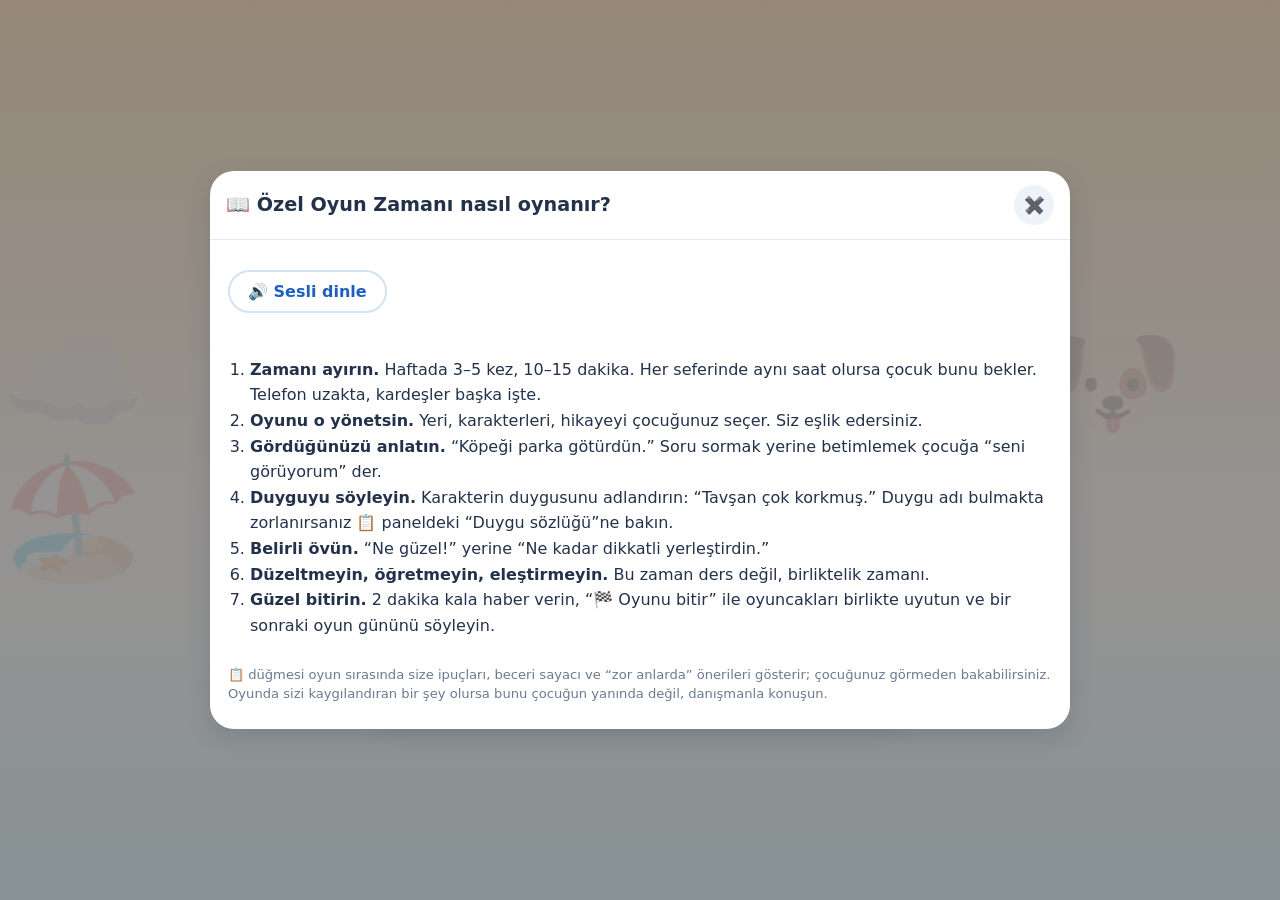
<file: index.html>
<!doctype html>
<html lang="tr">
<head>
<meta charset="utf-8">
<meta name="viewport" content="width=device-width, initial-scale=1, maximum-scale=1, user-scalable=no, viewport-fit=cover">
<meta name="theme-color" content="#5bb8ff">
<meta name="mobile-web-app-capable" content="yes">
<meta name="apple-mobile-web-app-capable" content="yes">
<title>Hikaye Modu · Evde Oyun</title>
<link rel="icon" href="data:image/svg+xml,%3Csvg xmlns='http://www.w3.org/2000/svg' viewBox='0 0 100 100'%3E%3Ctext y='.9em' font-size='90'%3E📖%3C/text%3E%3C/svg%3E">
<script>window.HIKAYE_EV = true;</script>
<link rel="manifest" href="manifest.webmanifest">
<link rel="apple-touch-icon" href="ikonlar/ikon-192.png">
<link rel="stylesheet" href="stil.css">
</head>
<body>

<section id="ekran-giris" class="ekran aktif">
  <div class="giris-arka">☁️ ☀️ 🌳 🐶 🏖️ 🧸</div>
  <div class="giris-kart">
    <div class="giris-ikon">📖</div>
    <p class="ust-yazi sadece-danisma">Çocuk Görüşmelerinde</p>
    <h1>Hikaye Modu</h1>
    <p class="aciklama sadece-danisma">Birlikte bir yer seçelim, karakterlerimizi alalım<br>ve hikayemizi kuralım.</p>
    <p class="aciklama sadece-ebeveyn"><b>Özel Oyun Zamanı</b><br>Bugün oyunu çocuğunuz yönetsin; siz eşlik edin.</p>
    <p class="aciklama sadece-cocuk">Bir yer seç, karakterlerini al,<br>istediğin hikayeyi kur!</p>
    <button id="btn-basla" class="buyuk-btn">Hikayeye Başla ▶</button>
    <button id="btn-devam" class="ince-btn gizli">↩︎ Kaldığımız yerden devam et</button>
    <div class="cocuk-kutular sadece-cocuk">
      <button data-cocuk-kutu="ciz"><span>🖍️</span>Karakter çiz</button>
      <button data-cocuk-kutu="sakin"><span>🎈</span>Balon nefesi</button>
      <button data-cocuk-kutu="endise"><span>👾</span>Endişe canavarı</button>
      <button data-cocuk-kutu="sosyal"><span>🤝</span>Ne yapardın?</button>
      <button data-cocuk-kutu="galeri" class="sadece-serbest"><span>🖼️</span>Benim hikayelerim</button>
    </div>
    <div class="giris-alt sadece-ebeveyn">
      <button id="btn-e-nasil" class="ince-btn">📖 Nasıl oynanır?</button>
      <button id="btn-e-gunluk" class="ince-btn">📔 Oyun günlüğüm</button>
      <button id="btn-e-hatirlat" class="ince-btn">⏰ Hatırlatıcı</button>
      <button id="btn-e-cocuklar" class="ince-btn">🧒 Çocuklarım</button>
    </div>
    <div class="giris-alt sadece-danisma">
      <button id="btn-kayitlar-giris" class="ince-btn">📂 Kayıtlı hikayeler</button>
      <button id="btn-sinif" class="ince-btn">🏫 Sınıf etkinliği</button>
    </div>
    <div id="koruma-uyari" class="koruma-uyari gizli">🔓 Çocukların kayıtları bu cihazda <b>parolasız</b> duruyor.
      <button class="ince-btn" data-koruma-uyari="ac">🔒 Parola koy</button><button class="ince-btn" data-koruma-uyari="sonra">Bugün değil</button></div>
    <div class="giris-alt">
      <button id="btn-mod" class="mod-dugmesi cocuk-degil"></button>
      <button id="btn-erisim" class="mod-dugmesi">♿ Görünüm ayarları</button>
    </div>
  </div>
</section>

<section id="ekran-ortam" class="ekran">
  <header class="ust-baslik">
    <button class="yuvarlak-btn" data-git="giris" aria-label="Geri">◀</button>
    <h2><span class="adim">1</span> Hikayemiz nerede geçsin?</h2>
    <button id="btn-senaryolar" class="buyuk-btn kucuk sadece-danisma" title="Okulun ilk günü, yeni kardeş, iki ev, hastane, yas…">📚 Hazır senaryolar</button>
  </header>
  <div id="ortam-listesi" class="ortam-izgara"></div>
</section>

<section id="ekran-karakter" class="ekran">
  <header class="ust-baslik">
    <button class="yuvarlak-btn" data-git="ortam" aria-label="Geri">◀</button>
    <h2><span class="adim">2</span> Hikayemizde kimler olsun?</h2>
    <button id="btn-sahneye" class="buyuk-btn kucuk">Hikayeye geç <span id="secim-sayaci" class="sayac">0</span> ▶</button>
  </header>
  <nav id="kategori-sekmeleri" class="sekmeler"></nav>
  <div id="karakter-listesi" class="karakter-izgara"></div>
</section>

<section id="ekran-sahne" class="ekran">
  <div id="sahne">
    <div id="gok"></div>
    <canvas id="hava-tuval"></canvas>
    <div id="manzara"></div>
    <canvas id="kum-tuval" class="gizli"></canvas>
    <div id="hava-ortu"></div>
    <svg id="alan-katmani" viewBox="0 0 1000 1000" preserveAspectRatio="none" xmlns="http://www.w3.org/2000/svg"></svg>
    <div id="alan-etiketleri"></div>
    <svg id="bag-katmani" xmlns="http://www.w3.org/2000/svg"></svg>
    <div id="karakter-katmani"></div>
    <div id="perde" class="gizli" aria-hidden="true"><svg viewBox="0 0 1600 900" preserveAspectRatio="xMidYMax slice" xmlns="http://www.w3.org/2000/svg">
      <defs><linearGradient id="perde-kumas" x1="0" y1="0" x2="1" y2="0"><stop offset="0" stop-color="#b71c1c"/><stop offset=".5" stop-color="#e53935"/><stop offset="1" stop-color="#b71c1c"/></linearGradient>
        <pattern id="perde-kivrim" width="78" height="900" patternUnits="userSpaceOnUse"><rect width="78" height="900" fill="url(#perde-kumas)"/></pattern></defs>
      <g class="perde-sol"><rect x="330" y="150" width="472" height="560" fill="url(#perde-kivrim)"/><path d="M802 150 V710" stroke="#ffca28" stroke-width="6"/></g>
      <g class="perde-sag"><rect x="798" y="150" width="472" height="560" fill="url(#perde-kivrim)"/><path d="M798 150 V710" stroke="#ffca28" stroke-width="6"/></g>
      <path d="M318 140 H1282 V200 q-40 30 -80 0 q-40 30 -80 0 q-40 30 -80 0 q-40 30 -80 0 q-40 30 -80 0 q-40 30 -80 0 q-40 30 -80 0 q-40 30 -80 0 q-40 30 -80 0 q-40 30 -80 0 q-40 30 -80 0 q-42 30 -84 0z" fill="#8e1b1b" stroke="#ffca28" stroke-width="4"/>
    </svg></div>
    <div id="alkis-katmani" aria-hidden="true"></div>
    <div id="karanlik"></div>
    <div id="kum-ortusu" class="gizli"></div>
    <div id="cizim-ortusu" class="gizli"><div class="cizim-ipucu">🛡️ Parmağınla güvenli yerin çevresini çiz <button id="btn-cizim-vazgec">✖ Vazgeç</button></div></div>
  </div>

  <header class="sahne-ust">
    <button id="btn-sahne-geri" class="yuvarlak-btn" title="Ortamı değiştir">◀</button>
    <div id="sahne-adi" class="sahne-etiket"></div>
    <div class="sag-grup">
      <button id="btn-geri-al" class="yuvarlak-btn" title="Geri al (Ctrl+Z)" disabled>↶</button>
      <button id="btn-yinele" class="yuvarlak-btn" title="Yinele (Ctrl+Y)" disabled>↷</button>
      <button id="btn-hava" class="yuvarlak-btn" title="Hava durumunu değiştir">☀️</button>
      <button id="btn-isim" class="yuvarlak-btn cocuk-degil" title="İsimleri göster / gizle">🏷️</button>
      <button id="btn-ses" class="yuvarlak-btn" title="Ses: normal / kısık / kapalı">🔊</button>
      <button id="btn-karakter-ekle" class="yuvarlak-btn" title="Karakter ekle">➕</button>
      <button id="btn-guvenli" class="yuvarlak-btn" title="Güvenli yer çiz">🛡️</button>
      <button id="btn-isik" class="yuvarlak-btn" title="Işığı kapat (el feneri)">💡</button>
      <button id="btn-an" class="yuvarlak-btn" title="Bu anın fotoğrafını hikaye şeridine ekle">📸</button>
      <button id="btn-rehber" class="yuvarlak-btn cocuk-degil" title="Rehber paneli">📋</button>
      <button id="btn-tam-ekran" class="yuvarlak-btn cocuk-degil" title="Tam ekran">⛶</button>
    </div>
  </header>

  <div id="duygu-paneli" class="gizli">
    <div class="duygu-baslik"><span id="duygu-kim"></span> <span id="duygu-soru">nasıl hissediyor?</span></div>
    <div id="duygu-dugmeleri" class="duygu-dugmeleri"></div>
    <div id="siddet-satiri" class="siddet-satiri gizli"><span>Ne kadar?</span><div id="siddet-dugmeleri"></div></div>
    <div class="arac-dugmeleri">
      <button data-arac="kucult" title="Küçült">➖</button>
      <label class="boyut-kaydirici" title="Boyut (iki parmakla da büyütüp küçültebilirsiniz)">📏<input id="boyut" type="range" min="35" max="350" step="5"><span id="boyut-yazi">100%</span></label>
      <button data-arac="buyut" title="Büyüt">➕</button>
      <button data-arac="konus" title="Karakter ne söylüyor ya da ne düşünüyor?">💬 Konuştur</button>
      <button data-arac="gorunum" title="Ten, saç, kıyafet, gözlük…">🎨 Görünüm</button>
      <button data-arac="bag" title="Başka bir karakterle arasındaki ilişkiyi çiz">🔗 Bağ kur</button>
      <button data-arac="guc" title="Kalkan, görünmezlik, uçma…">✨ Güç</button>
      <button data-arac="cevir" title="Yönünü çevir">↔️ Çevir</button>
      <button data-arac="isim" title="İsim ver">✏️ İsim ver</button>
      <button data-arac="kaldir" title="Raftan geri koy">↩️ Rafa koy</button>
      <button data-arac="kapat" title="Kapat">✖</button>
    </div>
  </div>

  <div id="raf">
    <div class="raf-ipucu">Karakterleri parmağınla yukarı sürükle ☝️</div>
    <div id="raf-ogeler" class="raf-ogeler"></div>
  </div>

  <aside id="rehber-paneli" aria-hidden="true">
    <div class="panel-ust"><h3>📋 Rehber Paneli</h3><button id="btn-rehber-kapat" class="yuvarlak-btn kucuk">✖</button></div>
    <div class="panel-icerik">
      <label class="alan">Danışan kodu
        <input id="danisan-kod" type="text" maxlength="40" placeholder="ör. Ö-12 (gerçek ad yazmayın)">
      </label>
      <label class="alan">🌐 Çocuğun dili <small>(sorular ve duygular bu dilde de görünür)</small>
        <select id="dil-secimi"></select>
      </label>

      <details open><summary>🧰 Çocukla etkinlikler</summary>
        <div class="etkinlikler">
          <button id="btn-dilek" class="etkinlik"><span>🪄</span>Dilek sahnesi<small>Şimdi ve keşke</small></button>
          <button id="btn-beden" class="etkinlik"><span>🧍</span>Beden haritası<small>Duygu nerede?</small></button>
          <button id="btn-endise" class="etkinlik"><span>📦</span>Endişe kutusu<small>Canavara yedir</small></button>
          <button id="btn-sakin" class="etkinlik"><span>🎈</span>Sakinleşme<small>Balon nefesi</small></button>
          <button id="btn-kokler" class="etkinlik"><span>🌱</span>Hikaye kökleri<small>Sonra ne oldu?</small></button>
          <button id="btn-guvenli-yer" class="etkinlik"><span>🏡</span>Güvenli yerim<small>Kur, sakla, aç</small></button>
          <button id="btn-rol" class="etkinlik"><span>🪑</span>Rol değiştirme<small>Şimdi sen o ol</small></button>
          <button id="btn-sosyal" class="etkinlik"><span>🤝</span>Ne yapardın?<small>Sosyal beceri</small></button>
          <button id="btn-kapanis" class="etkinlik"><span>🌙</span>Kapanış<small>Oyuncakları uyut</small></button>
        </div>
        <label class="secenek"><input id="sesli-oku" type="checkbox"> 🔊 Soruları ve yönergeleri sesli oku <small>(tabletin kendi sesiyle)</small></label>
      </details>

      <details><summary>🧑‍💼 Danışman araçları</summary>
        <div class="alan">⏱️ Oturum süresi
          <div class="ichava-satir"><select id="sure-hedef"><option value="">Kapalı</option><option>30</option><option>35</option><option>40</option><option>45</option><option>50</option><option>60</option></select>
            <span>dakika</span><b id="sure-kalan"></b></div>
          <small class="ipucu">Bitişe 5 dakika kala 📋 düğmesi turuncu yanıp söner; çocuğu ürkütmeden haber verir.</small></div>
        <div class="etkinlikler">
          <button id="btn-genogram" class="etkinlik"><span>🌳</span>Aile ağacı<small>Genogram</small></button>
          <button id="btn-veli" class="etkinlik"><span>👪</span>Veli / öğretmen<small>Paylaşılabilir özet</small></button>
          <button id="btn-erehberlik" class="etkinlik"><span>📝</span>e-Rehberlik<small>Faaliyet metni</small></button>
          <button id="btn-kumanda" class="etkinlik"><span>📱</span>Telefondan yönet<small>Not, soru, tema</small></button>
          <button id="btn-kurulum" class="etkinlik"><span>📲</span>Tablete kur<small>Ana ekran simgesi</small></button>
        </div>
        <button id="btn-kisayollar" class="ince-btn" style="margin-top:8px">⌨️ Klavye kısayolları</button>
      </details>

      <details><summary>🌤️ İç hava durumu</summary>
        <div class="ichava-satir"><b>Başta:</b> <span id="ichava-bas">—</span><button class="ince-btn" data-ichava-sor="bas">Çocuğa sor</button></div>
        <div class="ichava-satir"><b>Sonda:</b> <span id="ichava-son">—</span><button class="ince-btn" data-ichava-sor="son">Çocuğa sor</button></div>
      </details>

      <details><summary>🏷️ Temalar</summary>
        <p class="ipucu">Oturumda öne çıkan temaları işaretleyin; izlemde oturumlar arası sayılır. Şeritteki anlara da tema verilebilir.</p>
        <div id="tema-cipleri" class="tema-cipleri"></div>
      </details>

      <details open><summary>💬 Soru kartları</summary><div id="soru-kartlari"></div></details>

      <details><summary>🌱 Oyun terapisi hatırlatmaları</summary>
        <ul class="ilkeler">
          <li><b>İzle ve anlat:</b> “Köpeği ağacın yanına koydun.” Yorum yapmadan çocuğun oyununu sözle takip edin.</li>
          <li><b>Duyguyu yansıt:</b> “Ayı şu an çok kızgın görünüyor.” Duyguyu karaktere bağlayarak adlandırın.</li>
          <li><b>Liderliği çocuğa bırak:</b> “Burada sen karar verebilirsin.” Hikayeyi yönlendirmeyin.</li>
          <li><b>Metafor içinde kal:</b> Karakter üzerinden konuşun; doğrudan “Sen de mi böyle hissediyorsun?” demekten kaçının.</li>
          <li><b>Sınır gerekirse ACT:</b> Duyguyu kabul et → sınırı söyle → seçenek sun.</li>
          <li><b>Çabayı fark et:</b> “Bunu kurmak için çok uğraştın.” Sonucu değil süreci övün.</li>
          <li><b>Tekrarları not edin:</b> Aynı tema, karakter veya duygu tekrar ediyorsa akışa bakın.</li>
        </ul>
      </details>

      <details open><summary>📸 Hikaye şeridi <span id="serit-sayac" class="sayac kucuk">0</span></summary>
        <p class="ipucu">Üstteki 📸 ile hikayenin önemli anlarını kaydedin. Başını, ortasını ve sonunu işaretleyip kısa bir not ekleyebilirsiniz.</p>
        <div id="serit" class="serit"></div>
      </details>

      <details open><summary>🧭 Oyun akışı <span id="akis-sayac" class="sayac kucuk">0</span></summary>
        <ol id="akis-listesi" class="akis"></ol>
      </details>

      <details open><summary>🎯 Oturum hedefi</summary>
        <textarea id="oturum-hedefi" rows="2" placeholder="ör. Okula başlamayla ilgili duyguları ifade etmesine alan açmak"></textarea>
        <div class="ichava-satir"><span>Sonuç:</span><select id="hedef-durumu"><option value="">—</option><option value="ulasildi">Ulaşıldı</option><option value="kismen">Kısmen ulaşıldı</option><option value="ulasilamadi">Ulaşılamadı</option></select></div>
      </details>

      <details><summary>⚠️ Risk ve koruma işaretleri</summary>
        <div id="risk-listesi" class="risk-listesi"></div>
        <textarea id="risk-not" rows="2" placeholder="Gözlenen/söylenen (olduğu gibi, yorumsuz) ve yapılan işlem"></textarea>
        <p id="risk-uyari" class="uyari gizli">Okulunuzun çocuk koruma prosedürünü ve yasal bildirim yükümlülüğünü uygulayın; okul yönetimi ve rehberlik servisi koordinatörüyle hemen görüşün. Çocuğa sır tutma sözü vermeyin.</p>
      </details>

      <div class="alan">Gözlem notları
        <div class="not-sablonlari"><span>Şablon:</span><button class="ince-btn" data-sablon="dap">DAP</button><button class="ince-btn" data-sablon="soap">SOAP</button><button class="ince-btn" data-sablon="oyun">Oyun gözlemi</button></div>
        <textarea id="notlar" rows="5" placeholder="Temalar, tekrar eden duygular, çocuğun söyledikleri…"></textarea>
      </div>

      <div class="panel-dugmeler">
        <button id="btn-kaydet" class="buyuk-btn kucuk">💾 Kaydet</button>
        <button id="btn-oynat" class="ince-btn">▶ Hikayeyi oynat</button>
        <button id="btn-rapor" class="ince-btn">🖨️ Oturum raporu</button>
        <button id="btn-kitap" class="ince-btn">📖 Hikaye kitabı</button>
        <button id="btn-kayitlar" class="ince-btn">📂 Kayıtlar</button>
        <button id="btn-temizle" class="ince-btn tehlike">🧹 Sahneyi temizle</button>
        <button id="btn-yeni" class="ince-btn">🆕 Yeni hikaye</button>
      </div>
    </div>
  </aside>

  <aside id="ebeveyn-paneli" aria-hidden="true">
    <div class="panel-ust"><h3>👨‍👩‍👧 Ebeveyn paneli</h3><button class="yuvarlak-btn kucuk" data-kapat>✖</button></div>
    <div class="panel-icerik">
      <div class="alan">⏱️ Özel oyun zamanı
        <div class="ichava-satir"><select id="e-sure"><option value="">Süre seçin</option><option value="10">10 dakika</option><option value="15">15 dakika</option><option value="20">20 dakika</option></select><b id="sure-kalan-e"></b></div>
        <small class="ipucu">Bitime 2 dakika kala 📋 düğmesi turuncu yanıp söner.</small></div>

      <div id="e-kim" class="e-kim gizli"></div>
      <div class="e-ipucu-kart"><p id="e-ipucu"></p><button class="ince-btn" data-e="ipucu">Sonraki ipucu ›</button> <button class="dinle-btn" data-dinle="#e-ipucu" aria-label="Sesli dinle">🔊</button></div>

      <details open><summary>✅ Bugün kaç kez yaptım?</summary>
        <p class="ipucu">Her yaptığınızda ilgili düğmeye dokunun. Amaç sayı değil, fark etmek.</p>
        <div id="e-beceriler" class="beceriler"></div>
        <p class="ipucu"><b>Kaçının:</b></p><ul id="e-kacin" class="kacin"></ul>
      </details>

      <details><summary>💛 Duygu sözlüğü</summary><ul id="e-duygular" class="e-liste"></ul></details>
      <details><summary>🧯 Zor anlarda</summary><div id="e-zor" class="e-zor"></div></details>

      <details open><summary>🧰 Birlikte</summary>
        <div class="etkinlikler">
          <button class="etkinlik" data-e="ichava"><span>🌤️</span>İçindeki hava<small>Bugün nasılsın?</small></button>
          <button class="etkinlik" data-e="sakin"><span>🎈</span>Balon nefesi<small>Sakinleşme</small></button>
          <button class="etkinlik" data-e="endise"><span>👾</span>Endişe canavarı<small>Endişeyi yedir</small></button>
          <button class="etkinlik" data-e="sosyal"><span>🤝</span>Ne yapardın?<small>Sosyal beceri</small></button>
          <button class="etkinlik" data-e="bitir"><span>🏁</span>Oyunu bitir<small>Oyuncakları uyut</small></button>
        </div>
      </details>
      <p class="ipucu">Bu modda hiçbir şey sunucuya kaydedilmez. Oyun günlüğü yalnızca bu cihazda tutulur.</p>
    </div>
  </aside>

  <div id="kum-araclari" class="gizli" aria-label="Kum araçları">
    <button data-kum="su" title="Su / dere / göl">💧<span>Su</span></button>
    <button data-kum="tepe" title="Tepe / kum yığını">⛰️<span>Tepe</span></button>
    <button data-kum="cukur" title="Çukur kaz">🕳️<span>Çukur</span></button>
    <button data-kum="duzle" title="Kumu düzle (sil)">🧹<span>Düzle</span></button>
  </div>
  <div id="dilek-cubugu"><span id="dilek-yazi">🪄 Nasıl olmasını isterdin?</span><small>Karakterleri taşı, duyguları ve bağları değiştir</small>
    <button id="btn-dilek-bitti" class="buyuk-btn kucuk">✔ Bitti</button><button id="btn-dilek-vazgec" class="ince-btn">✖ Vazgeç</button></div>
  <div id="tiyatro-araclari" class="gizli" aria-label="Tiyatro">
    <button data-tiyatro="perde">🎭<span>Perdeyi kapat</span></button>
    <button data-tiyatro="alkis">👏<span>Alkış</span></button>
    <button data-tiyatro="selam">🙇<span>Selam</span></button>
    <button data-tiyatro="oynat" class="seyirci-ozel">▶<span>Oynat</span></button>
    <button data-tiyatro="seyirci">🍿<span class="seyirci-yazi">Seyirci ol</span><span class="sahne-yazi">Sahneye dön</span></button>
  </div>
  <div id="kok-cubugu"><div class="kok-govde"><p id="kok-yazi"></p><p id="kok-soru" class="kok-soru"></p></div>
    <div class="kok-dugmeler"><button id="btn-kok-oku" class="ince-btn" title="Sesli oku">🔊</button><button id="btn-kok-tamam" class="buyuk-btn kucuk">✔ Tamamladı</button><button id="btn-kok-kapat" class="ince-btn">✖</button></div></div>
  <div id="rol-cubugu"><span id="rol-yazi"></span>
    <span class="rol-giris"><input id="rol-metin" maxlength="160" autocomplete="off"><button id="btn-rol-soyle" class="ince-btn">💬 Ekle</button></span>
    <button id="btn-rol-degistir" class="buyuk-btn kucuk">🔄 Taraf değiştir</button><button id="btn-rol-bitir" class="ince-btn">✔ Bitir</button></div>
  <div id="kapanis" class="gizli"><div class="kapanis-icerik"><div class="kapanis-ay">🌙</div><p id="kapanis-yazi"></p><button class="buyuk-btn kucuk" data-kapanis-bitti>✔ Bitti</button></div></div>
  <div id="bag-ipucu"><span id="bag-ipucu-yazi">🔗 Bağlamak istediğin karaktere dokun</span><button id="btn-bag-vazgec">✖ Vazgeç</button></div>
  <div id="oynat-cubugu" class="gizli">
    <div class="oynat-ust"><b>▶ Hikayemiz</b><span id="oynat-yazi"></span><button id="btn-oynat-dur" class="ince-btn">⏹ Durdur</button></div>
    <div class="oynat-ray"><div id="oynat-ilerleme"></div></div>
  </div>

  <div id="bildirim" role="status"></div>
  <div id="flas"></div>
</section>

<div id="konusma-penceresi" class="pencere-arka gizli">
  <div class="pencere">
    <div class="panel-ust"><h3 id="konusma-baslik">💬 Ne söylüyor?</h3><button class="yuvarlak-btn kucuk" data-konus="kapat">✖</button></div>
    <div class="pencere-icerik">
      <div class="secim-grup" id="konusma-tur">
        <button data-tur="soyle" class="secim">💬 Söylüyor</button>
        <button data-tur="dusun" class="secim">💭 Düşünüyor</button>
      </div>
      <textarea id="konusma-metin" rows="3" maxlength="160" placeholder="Çocuğun karakter için söylediğini yazın…"></textarea>
      <div id="ses-efektleri" class="secim-grup gizli"></div>
      <div class="ses-satiri">
        <button id="btn-kayit-ses" class="ince-btn">🎙️ Sesini kaydet</button>
        <button id="btn-dinle" class="ince-btn gizli">▶ Dinle</button>
        <button id="btn-ses-sil" class="ince-btn tehlike gizli">🗑 Sesi sil</button>
        <span id="ses-durum" class="ses-durum"></span>
      </div>
      <div class="pencere-dugmeler">
        <button class="ince-btn tehlike" data-konus="kaldir">Balonu kaldır</button>
        <button class="buyuk-btn kucuk" data-konus="tamam">✔ Tamam</button>
      </div>
    </div>
  </div>
</div>

<div id="gorunum-penceresi" class="pencere-arka gizli">
  <div class="pencere genis">
    <div class="panel-ust"><h3 id="gorunum-baslik">🎨 Görünüm</h3><button class="yuvarlak-btn kucuk" data-gorunum="kapat">✖</button></div>
    <div class="gorunum-govde">
      <div id="gorunum-onizleme" class="gorunum-onizleme"></div>
      <div id="gorunum-secenekler" class="gorunum-secenekler"></div>
    </div>
    <div class="pencere-dugmeler">
      <button class="ince-btn" data-gorunum="sifirla">↺ İlk hâline dön</button>
      <button class="buyuk-btn kucuk" data-gorunum="tamam">✔ Tamam</button>
    </div>
  </div>
</div>

<div id="dolap-penceresi" class="pencere-arka gizli">
  <div class="pencere genis dolap">
    <div class="panel-ust"><h3 id="dolap-baslik">✚ Malzeme Dolabı</h3><button class="yuvarlak-btn kucuk" data-dolap="kapat">✖</button></div>
    <p class="ipucu" style="padding:0 18px">Bir malzemeye dokun: dolabın önüne, sahneye gelir. İstediğin kadar seçebilirsin.</p>
    <div id="dolap-raflari" class="dolap-raflari"></div>
    <div class="pencere-dugmeler"><span></span><button class="buyuk-btn kucuk" data-dolap="kapat">✔ Tamam</button></div>
  </div>
</div>

<div id="cizim-penceresi" class="pencere-arka gizli">
  <div class="pencere genis">
    <div class="panel-ust"><h3>🖍️ Kendi karakterini çiz</h3><button class="yuvarlak-btn kucuk" data-ciz="kapat">✖</button></div>
    <div class="ciz-govde">
      <canvas id="ciz-tuval" width="600" height="600"></canvas>
      <div class="ciz-araclar">
        <div id="ciz-renkler" class="ciz-renkler"></div>
        <div class="ciz-kalinliklar"><button data-kalin="6" title="İnce"><i style="width:6px;height:6px"></i></button><button data-kalin="14" title="Orta"><i style="width:14px;height:14px"></i></button><button data-kalin="28" title="Kalın"><i style="width:26px;height:26px"></i></button></div>
        <div class="ciz-islemler"><button class="ince-btn" data-ciz="silgi">🧽 Silgi</button><button class="ince-btn" data-ciz="geri">↶ Geri al</button><button class="ince-btn tehlike" data-ciz="temizle">🗑 Temizle</button></div>
        <label class="alan">Adı ne?<input id="ciz-ad" maxlength="24" placeholder="ör. Uykucu Canavar"></label>
        <p class="ipucu">Çocuk istediği gibi çizsin. Boş kalan yerler saydam olur, karakter sahnede ortama karışır.</p>
      </div>
    </div>
    <div class="pencere-dugmeler"><span></span><button class="buyuk-btn kucuk" data-ciz="kaydet">✔ Karakteri ekle</button></div>
  </div>
</div>

<div id="bag-penceresi" class="pencere-arka gizli">
  <div class="pencere">
    <div class="panel-ust"><h3 id="bag-baslik">🔗 Bağ</h3><button class="yuvarlak-btn kucuk" data-bag-kapat>✖</button></div>
    <div class="pencere-icerik">
      <p class="ipucu">Bu iki karakter arasında nasıl bir bağ var? Çocuğa sorun, o seçsin.</p>
      <div id="bag-turleri" class="bag-turleri"></div>
      <div class="pencere-dugmeler"><button id="btn-bag-sil" class="ince-btn tehlike">Bağı sil</button><button class="ince-btn" data-bag-kapat>Vazgeç</button></div>
    </div>
  </div>
</div>

<div id="izlem-penceresi" class="pencere-arka gizli">
  <div class="pencere genis">
    <div class="panel-ust"><h3 id="izlem-baslik">📈 İzlem</h3><button class="yuvarlak-btn kucuk" data-izlem="kapat">✖</button></div>
    <div id="izlem-icerik" class="pencere-icerik izlem"></div>
    <div class="pencere-dugmeler"><span class="ipucu">Aynı danışan koduyla kaydedilen bütün oturumlar.</span><button class="ince-btn" data-izlem="yazdir">🖨️ Yazdır / PDF</button></div>
  </div>
</div>

<div id="rapor" aria-hidden="true"></div>

<div id="kayit-penceresi" class="pencere-arka gizli">
  <div class="pencere">
    <div class="panel-ust"><h3>📂 Kayıtlı hikayeler</h3><button id="btn-kayit-kapat" class="yuvarlak-btn kucuk">✖</button></div>
    <div id="kayit-listesi" class="kayit-listesi"></div>
    <div class="kayit-alt">
      <button id="btn-koruma" class="ince-btn">🔒 Parola koruması</button>
      <button id="btn-yedek-al" class="ince-btn">💾 Yedek al</button>
      <label class="ince-btn">📥 Yedekten yükle<input id="yedek-dosya" type="file" accept=".zip,application/zip" hidden></label>
      <label class="ince-btn" title="Ebeveynin ev sürümünden gönderdiği oyun günlüğü dosyası">🏠 Ev günlüğü ekle<input id="ev-gunluk-dosya" type="file" accept=".json,application/json" hidden></label>
    </div>
  </div>
</div>

<div id="parola-penceresi" class="pencere-arka gizli">
  <div class="pencere">
    <div class="panel-ust"><h3>🔒 Kayıtlar parolalı</h3><button class="yuvarlak-btn kucuk" data-parola="vazgec">✖</button></div>
    <div class="pencere-icerik">
      <input id="parola-giris" type="password" autocomplete="current-password" placeholder="Parola">
      <p id="parola-hata" class="hata-yazi"></p>
      <div class="pencere-dugmeler"><button class="ince-btn" data-parola="vazgec">Vazgeç</button><button class="buyuk-btn kucuk" data-parola="tamam">Aç</button></div>
    </div>
  </div>
</div>

<div id="koruma-penceresi" class="pencere-arka gizli">
  <div class="pencere">
    <div class="panel-ust"><h3>🔒 Parola koruması</h3><button class="yuvarlak-btn kucuk" data-koruma="kapat">✖</button></div>
    <div class="pencere-icerik"><div id="koruma-icerik"></div><p id="koruma-hata" class="hata-yazi"></p>
      <p class="ipucu">Parola açıkken kayıtlar bu bilgisayarın diskinde şifreli tutulur; programı açan her cihaz parola sorar. Tarayıcıdaki taslak (kaldığınız yer) şifrelenmez; oturum sonunda 🆕 Yeni hikaye ile temizleyin.</p></div>
  </div>
</div>

<div id="senaryo-penceresi" class="pencere-arka gizli">
  <div class="pencere genis">
    <div class="panel-ust"><h3>📚 Hazır senaryolar</h3><button class="yuvarlak-btn kucuk" data-senaryo-kapat>✖</button></div>
    <p class="ipucu" style="padding:0 18px">Senaryo ortamı, karakterleri ve o konuya uygun soru kartlarını hazırlar. Hikayeyi yine çocuk kurar.</p>
    <div id="senaryo-listesi" class="senaryo-listesi"></div>
  </div>
</div>

<div id="ichava-penceresi" class="pencere-arka gizli">
  <div class="pencere genis cocuk-penceresi">
    <div class="panel-ust"><h3 id="ichava-soru">Bugün içinde hava nasıl?</h3><button class="yuvarlak-btn kucuk" data-ichava-kapat>✖</button></div>
    <div id="ichava-kartlari" class="ichava-kartlari"></div>
  </div>
</div>

<div id="beden-penceresi" class="pencere-arka gizli">
  <div class="pencere genis">
    <div class="panel-ust"><h3 id="beden-soru">Bu duyguyu bedeninin neresinde hissediyorsun?</h3><button class="yuvarlak-btn kucuk" data-beden="kapat">✖</button></div>
    <div class="beden-govde">
      <div class="beden-tahta"><img id="beden-arka" alt=""><canvas id="beden-tuval" width="300" height="500"></canvas><img id="beden-cizgi" alt=""></div>
      <div class="beden-araclar"><div id="beden-duygular" class="beden-duygular"></div>
        <div class="ciz-islemler"><button class="ince-btn" data-beden="silgi">🧽 Silgi</button><button class="ince-btn" data-beden="geri">↶ Geri al</button></div></div>
    </div>
    <div class="pencere-dugmeler"><span class="ipucu">Bir duygu seçip bedenin o bölgesini boyayın; birden çok duygu kullanılabilir.</span><button class="buyuk-btn kucuk" data-beden="kaydet">✔ Kaydet</button></div>
  </div>
</div>

<div id="endise-penceresi" class="pencere-arka gizli">
  <div class="pencere genis cocuk-penceresi">
    <div class="panel-ust"><h3 id="endise-soru">Seni üzen ya da endişelendiren ne?</h3><button class="yuvarlak-btn kucuk" data-endise="kapat">✖</button></div>
    <div class="endise-sahne">
      <div class="endise-canavar"><svg viewBox="0 0 200 200"><ellipse cx="100" cy="120" rx="80" ry="70" fill="#9575cd"/><circle cx="70" cy="80" r="22" fill="#fff"/><circle cx="130" cy="80" r="22" fill="#fff"/><circle cx="74" cy="84" r="9" fill="#311b92"/><circle cx="126" cy="84" r="9" fill="#311b92"/>
        <path d="M40 60 l-12 -34 l30 22z M160 60 l12 -34 l-30 22z" fill="#7e57c2"/><g class="agiz"><ellipse cx="100" cy="140" rx="44" ry="26" fill="#4a148c"/><path d="M70 126 l8 12 l8 -12 l8 12 l8 -12 l8 12 l8 -12 l8 12" fill="#fff"/></g></svg></div>
      <div class="endise-kutu"><svg viewBox="0 0 200 200"><rect x="30" y="80" width="140" height="100" rx="10" fill="#ffb74d"/><rect class="kapak" x="24" y="62" width="152" height="28" rx="8" fill="#ff9800"/>
        <g class="kilit"><rect x="84" y="112" width="32" height="28" rx="5" fill="#5d4037"/><path d="M90 112 v-10 a10 10 0 0 1 20 0 v10" stroke="#5d4037" stroke-width="6" fill="none"/></g></svg></div>
    </div>
    <div class="pencere-icerik"><textarea id="endise-metin" rows="2" maxlength="200" placeholder="Çocuğun endişesini yazın (ya da çocuk kendisi yazsın)…"></textarea>
      <div class="pencere-dugmeler"><span id="endise-sayac" class="ipucu"></span><span><button class="buyuk-btn kucuk mor" data-endise="canavar">👾 Canavara yedir</button> <button class="buyuk-btn kucuk" data-endise="kutu">🔒 Kutuya kilitle</button></span></div></div>
  </div>
</div>

<div id="sakin-penceresi" class="pencere-arka gizli">
  <div class="sakin-kose">
    <h2 id="sakin-baslik">Balonu birlikte şişirelim</h2>
    <div class="sakin-alan"><svg id="sakin-balon" viewBox="0 0 120 170"><path d="M60 8 C20 8 8 44 8 70 C8 108 40 132 60 136 C80 132 112 108 112 70 C112 44 100 8 60 8Z" fill="#f48fb1"/><ellipse cx="40" cy="44" rx="12" ry="20" fill="#fff" opacity=".45"/><path d="M54 136 h12 l-6 10z" fill="#ec407a"/><path d="M60 146 q-10 10 0 20" stroke="#90a4ae" stroke-width="2" fill="none"/></svg></div>
    <p id="sakin-yazi" class="sakin-yazi">Nefes al</p>
    <p id="sakin-sayac" class="sakin-sayac"></p>
    <button class="buyuk-btn kucuk" data-sakin="kapat">✔ Bitti</button>
  </div>
</div>

<div id="kok-penceresi" class="pencere-arka gizli">
  <div class="pencere genis">
    <div class="panel-ust"><h3>🌱 Hikaye kökleri</h3><button class="yuvarlak-btn kucuk" data-kapat>✖</button></div>
    <p class="ipucu" style="padding:0 18px">Hikayenin başını siz okuyun, sonra “Sonra ne oldu? Bana göster.” deyin. Çocuk sahnede tamamlasın; araya girmeden izleyin.</p>
    <div id="kok-listesi" class="senaryo-listesi"></div>
  </div>
</div>

<div id="guvenli-penceresi" class="pencere-arka gizli">
  <div class="pencere genis">
    <div class="panel-ust"><h3>🏡 Güvenli yerim</h3><button class="yuvarlak-btn kucuk" data-kapat>✖</button></div>
    <div id="guvenli-icerik" class="pencere-icerik"></div>
  </div>
</div>

<div id="guc-penceresi" class="pencere-arka gizli">
  <div class="pencere genis cocuk-penceresi">
    <div class="panel-ust"><h3 id="guc-soru">Hangi gücü olsun?</h3><button class="yuvarlak-btn kucuk" data-kapat>✖</button></div>
    <div id="guc-kartlari" class="ichava-kartlari guc-kartlari"></div>
    <div class="pencere-dugmeler"><span class="ipucu">Birden çok güç seçilebilir; tekrar dokunmak gücü kaldırır.</span><button class="buyuk-btn kucuk" data-kapat>✔ Tamam</button></div>
  </div>
</div>

<div id="rol-penceresi" class="pencere-arka gizli">
  <div class="pencere genis">
    <div class="panel-ust"><h3>🪑 Rol değiştirme</h3><button class="yuvarlak-btn kucuk" data-kapat>✖</button></div>
    <p class="ipucu" style="padding:0 18px">Karşı karşıya oturacak iki karakter seçin. Çocuk önce birinin yerine geçip konuşur; “Taraf değiştir” ile diğerinin gözünden cevap verir.</p>
    <div id="rol-karakterler" class="rol-karakterler"></div>
    <div class="pencere-dugmeler"><span></span><button class="buyuk-btn kucuk" data-rol-basla disabled>▶ Başla</button></div>
  </div>
</div>

<div id="genogram-penceresi" class="pencere-arka gizli">
  <div class="pencere genis">
    <div class="panel-ust"><h3>🌳 Aile ağacı</h3><button class="yuvarlak-btn kucuk" data-kapat>✖</button></div>
    <div class="genogram-govde"><div id="genogram-cizim" class="genogram-cizim"></div>
      <div><p class="ipucu">Sahnedeki insan karakterlerden çizilir; çocuğun kurduğu bağlar ilişki çizgisi olarak eklenir. Kuşağı ve cinsiyeti çocuğa sorarak düzeltin.</p>
        <div id="genogram-ayarlar"></div></div></div>
    <div class="pencere-dugmeler"><span class="ipucu">Büyükanne-büyükbabanın hangi taraftan olduğu bilinmediği için kesik çizgiyle bağlanır.</span><button class="buyuk-btn kucuk" data-genogram-ekle>📎 Rapora ekle</button></div>
  </div>
</div>

<div id="veli-penceresi" class="pencere-arka gizli">
  <div class="pencere genis">
    <div class="panel-ust"><h3>👪 Veli / öğretmen özeti</h3><button class="yuvarlak-btn kucuk" data-kapat>✖</button></div>
    <div class="pencere-icerik veli-form">
      <p class="uyari">Bu sayfada çocuğun adı, danışan kodu, oyun içeriği ve söyledikleri yer almaz. Yalnızca paylaşılabilir genel gözlemleri yazın.</p>
      <label class="alan">Kime<select id="veli-kime"><option value="veli">Veli</option><option value="ogretmen">Öğretmen</option></select></label>
      <div class="alan">Bugün birlikte neler yaptık <button class="ince-btn" data-veli="yenile" style="float:right">↺ Yeniden öner</button><textarea id="veli-yapilan" rows="3"></textarea></div>
      <label class="alan">Gözlemlenen güçlü yanlar <small>(her satır bir madde)</small><textarea id="veli-guclu" rows="3"></textarea></label>
      <div id="veli-guclu-cipler" class="tema-cipleri"></div>
      <label class="alan">Evde / sınıfta öneriler<textarea id="veli-oneri" rows="3"></textarea></label>
      <div id="veli-oneri-cipler" class="tema-cipleri"></div>
      <label class="alan">Sonraki görüşme <input id="veli-sonraki" maxlength="120" placeholder="ör. 2 hafta sonra, aynı gün"></label>
    </div>
    <div class="pencere-dugmeler"><span></span><button class="buyuk-btn kucuk" data-veli="yazdir">🖨️ Yazdır / PDF</button></div>
  </div>
</div>

<div id="kumanda-penceresi" class="pencere-arka gizli">
  <div class="pencere">
    <div class="panel-ust"><h3>📱 Telefondan yönet</h3><button class="yuvarlak-btn kucuk" data-kapat>✖</button></div>
    <div id="kumanda-icerik" class="pencere-icerik"></div>
  </div>
</div>

<div id="kisayol-penceresi" class="pencere-arka gizli">
  <div class="pencere">
    <div class="panel-ust"><h3>⌨️ Klavye kısayolları</h3><button class="yuvarlak-btn kucuk" data-kapat>✖</button></div>
    <div class="pencere-icerik"><table class="kisayol-tablo"><tbody id="kisayol-listesi"></tbody></table></div>
  </div>
</div>

<div id="kurulum-penceresi" class="pencere-arka gizli">
  <div class="pencere">
    <div class="panel-ust"><h3>📲 Tablete uygulama gibi kur</h3><button class="yuvarlak-btn kucuk" data-kapat>✖</button></div>
    <div class="pencere-icerik">
      <p id="kurulum-durum" class="koruma-durum acik"></p>
      <button id="kurulum-dogrudan" class="buyuk-btn kucuk gizli">📲 Şimdi kur</button>
      <p><b>iPad (Safari):</b> Paylaş düğmesi <b>⬆️</b> → <b>Ana Ekrana Ekle</b>.</p>
      <p><b>Android tablet (Chrome):</b> sağ üstteki <b>⋮</b> → <b>Ana ekrana ekle</b> ya da <b>Uygulamayı yükle</b>.</p>
      <p><b>Bilgisayar (Chrome / Edge):</b> adres çubuğunun sağındaki <b>yükle</b> simgesi.</p>
      <p class="ipucu">Simgeden açıldığında program adres çubuğu olmadan tam ekran açılır. Program yine bu bilgisayarda çalıştığı için Baslat.cmd açık olmalıdır.
        Android'de tam kurulum için adresin https ile açılması gerekir; http adresinde simge yalnızca kısayol olarak eklenir.</p>
    </div>
  </div>
</div>

<button id="gizli-kose" aria-label="Yetişkin menüsü (basılı tutun)"></button>

<div id="mod-penceresi" class="pencere-arka gizli">
  <div class="pencere genis">
    <div class="panel-ust"><h3>Programı kim, nasıl kullanacak?</h3><button class="yuvarlak-btn kucuk" data-kapat>✖</button></div>
    <div class="mod-kartlari">
      <button class="mod-kart" data-mod-sec="danisma"><span class="e">🧑‍⚕️</span><b>Psikolojik danışma</b>
        <small>Danışmanın oturumu: rehber paneli, soru kartları, gözlem notları, kayıtlar, raporlar, izlem.</small></button>
      <button class="mod-kart" data-mod-sec="ebeveyn"><span class="e">👨‍👩‍👧</span><b>Ebeveyn ile oyun</b>
        <small>Evde “özel oyun zamanı”: ebeveyne ipuçları, beceri sayacı, zaman, oyun günlüğü. Hiçbir şey kaydedilip gönderilmez.</small></button>
      <div class="mod-kart cocuk"><span class="e">🧒</span><b>Çocuk modu</b>
        <small>Sade ve büyük düğmeler; danışman araçları gizli. Çıkış için PIN gerekir.</small>
        <div class="mod-alt">
          <button class="ince-btn" data-mod-sec="cocuk" data-alt="serbest">🎨 Serbest oyun<small>danışmansız (bekleme odası, sınıf köşesi)</small></button>
          <button class="ince-btn" data-mod-sec="cocuk" data-alt="oturum">🤝 Oturumda sade ekran<small>danışman yanında, araçlar gizli</small></button>
        </div></div>
    </div>
    <div class="pencere-dugmeler"><span id="mod-pin-durum" class="ipucu"></span><button class="ince-btn" data-pin-degistir>🔐 PIN belirle / değiştir</button></div>
  </div>
</div>

<div id="pin-penceresi" class="pencere-arka gizli">
  <div class="pencere pin">
    <h3 id="pin-baslik">PIN</h3>
    <p id="pin-aciklama" class="ipucu"></p>
    <div id="pin-noktalar" class="pin-noktalar"></div>
    <p id="pin-hata" class="hata-yazi"></p>
    <div id="pin-tuslar" class="pin-tuslar"></div>
  </div>
</div>

<div id="yetiskin-penceresi" class="pencere-arka gizli">
  <div class="pencere">
    <div class="panel-ust"><h3>🔐 Yetişkin menüsü</h3><button class="yuvarlak-btn kucuk" data-yetiskin="kapat">✖</button></div>
    <div class="pencere-icerik yetiskin-menu">
      <button id="yetiskin-rehber" class="buyuk-btn kucuk" data-yetiskin="rehber">📋 Rehber panelini aç</button>
      <button class="ince-btn" data-yetiskin="danisma">🧑‍⚕️ Danışma moduna dön</button>
      <button class="ince-btn" data-yetiskin="mod">🔁 Başka bir mod seç</button>
    </div>
  </div>
</div>

<div id="galeri-penceresi" class="pencere-arka gizli">
  <div class="pencere genis cocuk-penceresi">
    <div class="panel-ust"><h3>🖼️ Benim hikayelerim</h3><button class="yuvarlak-btn kucuk" data-kapat>✖</button></div>
    <div id="galeri-icerik" class="galeri"></div>
    <img id="galeri-buyuk" class="galeri-buyuk gizli" alt="">
  </div>
</div>

<div id="gunluk-penceresi" class="pencere-arka gizli">
  <div class="pencere genis">
    <div class="panel-ust"><h3 id="gunluk-baslik">📔 Oyun günlüğü</h3><button class="yuvarlak-btn kucuk" data-kapat>✖</button></div>
    <div id="gunluk-form" class="pencere-icerik gunluk-form">
      <p id="gunluk-ozet" class="koruma-durum acik"></p>
      <label id="gunluk-kim-alan" class="alan gizli">Kiminle oynadınız?<select id="gunluk-kim"></select></label>
      <div class="alan">Çocuğunuz ne kadar keyif aldı?<div class="keyifler" data-keyif-grup="cocuk"></div></div>
      <div class="alan">Siz ne kadar keyif aldınız?<div class="keyifler" data-keyif-grup="ben"></div></div>
      <label class="alan">Bugün fark ettiğim<textarea id="gunluk-not" rows="3" placeholder="ör. Hep ayıyı koruyan karakter yaptı; sonunda hepsini evin içine aldı."></textarea></label>
      <label class="alan">Danışmana sormak istediğim<textarea id="gunluk-soru" rows="2"></textarea></label>
      <p class="ipucu">Günlük yalnızca bu cihazda tutulur; hiçbir yere gönderilmez. Görüşmeye gelirken “Danışmana götürmek için yazdır” ile çıktısını alabilirsiniz.</p>
      <div class="pencere-dugmeler"><span></span><button class="buyuk-btn kucuk" data-gunluk="kaydet">✔ Günlüğe yaz</button></div>
    </div>
    <div id="gunluk-liste" class="pencere-icerik gizli">
      <div id="gunluk-kayitlar" class="gunluk-kayitlar"></div>
      <div class="ev-gonder">
        <label class="alan">Danışmanınızın verdiği kod <input id="ev-kod" maxlength="20" placeholder="ör. D-12" autocomplete="off"></label>
        <p class="ipucu">“Danışmana gönder” günlüğü küçük bir dosya yapar; dosyayı WhatsApp ya da e-postayla siz gönderirsiniz. Program kendisi hiçbir yere bilgi göndermez.</p>
      </div>
      <div class="pencere-dugmeler"><button class="ince-btn tehlike" data-gunluk="temizle">🗑 Günlüğü sil</button><span class="dugme-grup"><button class="ince-btn" data-gunluk="yazdir">🖨️ Yazdır</button><button class="buyuk-btn kucuk" data-gunluk="gonder">📤 Danışmana gönder</button></span></div>
    </div>
  </div>
</div>

<div id="e-nasil-penceresi" class="pencere-arka gizli">
  <div class="pencere genis">
    <div class="panel-ust"><h3>📖 Özel Oyun Zamanı nasıl oynanır?</h3><button class="yuvarlak-btn kucuk" data-kapat>✖</button></div>
    <div class="pencere-icerik e-nasil">
      <p><button class="ince-btn" data-dinle=".e-nasil ol">🔊 Sesli dinle</button></p>
      <ol>
        <li><b>Zamanı ayırın.</b> Haftada 3–5 kez, 10–15 dakika. Her seferinde aynı saat olursa çocuk bunu bekler. Telefon uzakta, kardeşler başka işte.</li>
        <li><b>Oyunu o yönetsin.</b> Yeri, karakterleri, hikayeyi çocuğunuz seçer. Siz eşlik edersiniz.</li>
        <li><b>Gördüğünüzü anlatın.</b> “Köpeği parka götürdün.” Soru sormak yerine betimlemek çocuğa “seni görüyorum” der.</li>
        <li><b>Duyguyu söyleyin.</b> Karakterin duygusunu adlandırın: “Tavşan çok korkmuş.” Duygu adı bulmakta zorlanırsanız 📋 paneldeki “Duygu sözlüğü”ne bakın.</li>
        <li><b>Belirli övün.</b> “Ne güzel!” yerine “Ne kadar dikkatli yerleştirdin.”</li>
        <li><b>Düzeltmeyin, öğretmeyin, eleştirmeyin.</b> Bu zaman ders değil, birliktelik zamanı.</li>
        <li><b>Güzel bitirin.</b> 2 dakika kala haber verin, “🏁 Oyunu bitir” ile oyuncakları birlikte uyutun ve bir sonraki oyun gününü söyleyin.</li>
      </ol>
      <p class="ipucu">📋 düğmesi oyun sırasında size ipuçları, beceri sayacı ve “zor anlarda” önerileri gösterir; çocuğunuz görmeden bakabilirsiniz.
        Oyunda sizi kaygılandıran bir şey olursa bunu çocuğun yanında değil, danışmanla konuşun.</p>
    </div>
  </div>
</div>

<div id="sosyal-penceresi" class="pencere-arka gizli">
  <div class="pencere genis">
    <div class="panel-ust"><h3 id="sosyal-baslik">🤝 Sen olsan ne yapardın?</h3><button class="yuvarlak-btn kucuk" data-kapat>✖</button></div>
    <div id="sosyal-icerik" class="pencere-icerik sosyal"></div>
  </div>
</div>

<div id="erehberlik-penceresi" class="pencere-arka gizli">
  <div class="pencere genis">
    <div class="panel-ust"><h3>📝 e-Rehberlik faaliyet metni</h3><button class="yuvarlak-btn kucuk" data-kapat>✖</button></div>
    <div class="pencere-icerik">
      <label class="alan">Faaliyet türü
        <select id="erehberlik-tur"><option value="bireysel">Bireysel görüşme (öğrenci)</option><option value="sinif">Sınıf rehberlik etkinliği</option></select></label>
      <textarea id="erehberlik-metin" class="erehberlik-metin" rows="9"></textarea>
      <p class="ipucu">Metin oturumda kullanılan çalışmalardan hazırlanır; çocuğun adı ya da söyledikleri yazılmaz. e-Rehberlik’e girmeden önce okuyup düzenleyin;
        hedef alanına yazdığınız bilgilerin kimlik belirtmediğinden emin olun.</p>
      <div class="pencere-dugmeler"><button class="ince-btn" data-erehberlik="yenile">↻ Yeniden oluştur</button><button class="buyuk-btn kucuk" data-erehberlik="kopyala">📋 Kopyala</button></div>
    </div>
  </div>
</div>

<div id="evgunluk-penceresi" class="pencere-arka gizli">
  <div class="pencere genis">
    <div class="panel-ust"><h3 id="evgunluk-baslik">🏠 Ev oyun günlüğü</h3><button class="yuvarlak-btn kucuk" data-kapat>✖</button></div>
    <div id="evgunluk-icerik" class="pencere-icerik izlem"></div>
    <div class="pencere-dugmeler"><span class="ipucu">Ebeveynin ev sürümünden gönderdiği günlük.</span><button class="ince-btn" data-evgunluk="yazdir">🖨️ Yazdır / PDF</button></div>
  </div>
</div>

<div id="hatirlat-penceresi" class="pencere-arka gizli">
  <div class="pencere">
    <div class="panel-ust"><h3>⏰ Oyun zamanı hatırlatıcısı</h3><button class="yuvarlak-btn kucuk" data-kapat>✖</button></div>
    <div class="pencere-icerik">
      <p class="ipucu">Telefonunuzun takvimine her hafta tekrar eden bir “Özel oyun zamanı” eklenir; 10 dakika önce hatırlatır. Hiçbir yere bilgi gönderilmez.</p>
      <div class="alan">Hangi günler?<div id="hatirlat-gunler" class="gun-secim"></div></div>
      <div class="ichava-satir">
        <label class="alan">Saat <input id="hatirlat-saat" type="time" value="19:00"></label>
        <label class="alan">Süre <select id="hatirlat-sure"><option value="10">10 dakika</option><option value="15" selected>15 dakika</option><option value="20">20 dakika</option></select></label>
      </div>
      <p class="ipucu">Haftada 3–5 kez, hep aynı saatte olması çocuğun bu zamanı beklemesini sağlar.</p>
      <div class="pencere-dugmeler"><span></span><button class="buyuk-btn kucuk" data-hatirlat="olustur">📅 Takvime ekle</button></div>
    </div>
  </div>
</div>

<div id="cocuklar-penceresi" class="pencere-arka gizli">
  <div class="pencere">
    <div class="panel-ust"><h3>🧒 Çocuklarım</h3><button class="yuvarlak-btn kucuk" data-kapat>✖</button></div>
    <div class="pencere-icerik">
      <p class="ipucu">Birden çok çocuğunuzla oynuyorsanız takma adlarını ekleyin (gerçek ad gerekmez; ör. “Büyük”, “Minik”). Günlükte kiminle oynadığınızı seçersiniz.</p>
      <div id="cocuk-listesi" class="cocuk-listesi"></div>
      <div class="ichava-satir"><input id="cocuk-yeni" maxlength="16" placeholder="Takma ad" autocomplete="off"><button class="buyuk-btn kucuk" data-cocuk="ekle">＋ Ekle</button></div>
      <p class="ipucu"><b>Kardeşlerle:</b> En iyisi her çocuğa ayrı özel oyun zamanıdır. Birlikte oynuyorsanız 📋 panelindeki “🔄 Sıra değiştir” ile hikayeyi sırayla bir çocuk yönetsin; süre seçtiyseniz her sıra için yeniden başlar.</p>
    </div>
  </div>
</div>

<div id="sinif-penceresi" class="pencere-arka gizli">
  <div class="pencere genis">
    <div class="panel-ust"><h3>🏫 Sınıf rehberlik etkinliği</h3><button class="yuvarlak-btn kucuk" data-kapat>✖</button></div>
    <div class="pencere-icerik">
      <p class="ipucu">Akıllı tahtada bütün sınıfla birlikte bir hikaye kurun. Düğmeler büyür; konuya uygun sorular ve etkinlik önerisi 📋 panelinde gelir. Kayıt danışan kodu istemez.</p>
      <div id="sinif-listesi" class="senaryo-listesi"></div>
      <div class="pencere-dugmeler"><span></span><button class="ince-btn" data-sinif-tam>📺 Tam ekran</button></div>
    </div>
  </div>
</div>

<div id="erisim-penceresi" class="pencere-arka gizli">
  <div class="pencere">
    <div class="panel-ust"><h3>♿ Görünüm ayarları</h3><button class="yuvarlak-btn kucuk" data-kapat>✖</button></div>
    <div class="pencere-icerik"><div id="erisim-listesi" class="erisim-listesi"></div>
      <p class="ipucu">Ayarlar bu cihazda saklanır.</p></div>
  </div>
</div>

<script type="module" src="js/uygulama.js"></script>
</body>
</html>
</file>
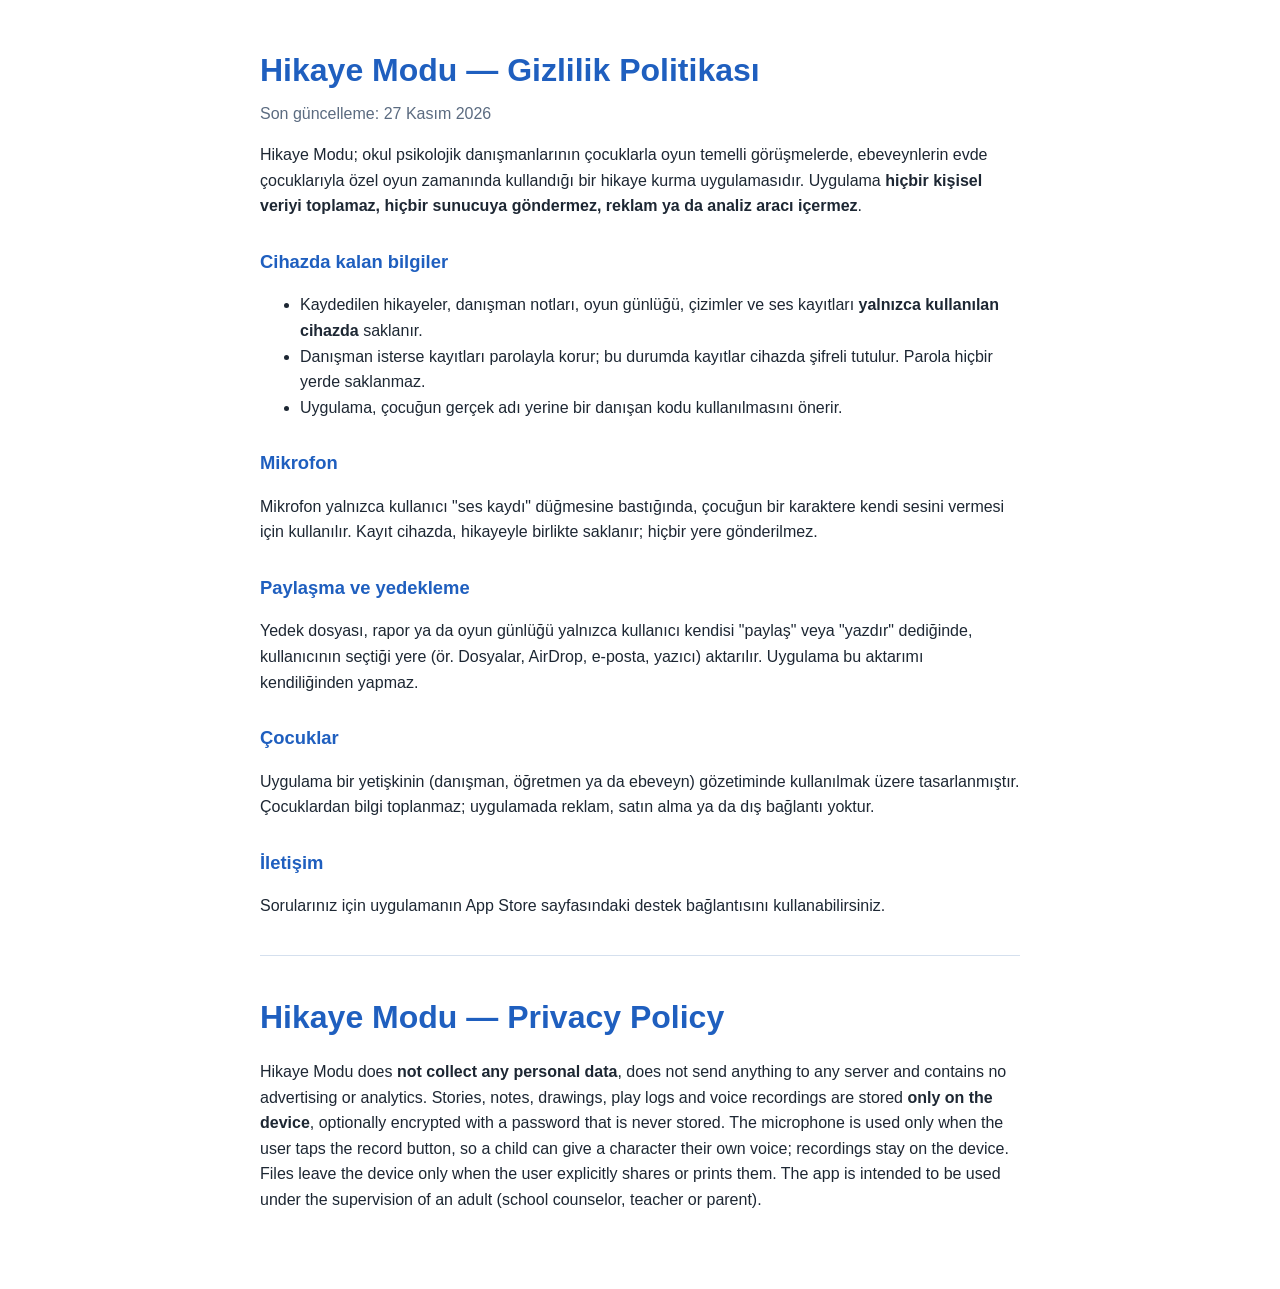
<file: gizlilik.html>
<!DOCTYPE html>
<html lang="tr">
<head>
<meta charset="utf-8">
<meta name="viewport" content="width=device-width, initial-scale=1">
<title>Hikaye Modu · Gizlilik Politikası</title>
<style>
  body { font-family: -apple-system, 'Segoe UI', Roboto, sans-serif; max-width: 760px; margin: 0 auto; padding: 24px 18px 60px; line-height: 1.6; color: #1d2733; }
  h1 { color: #1f5fbf; margin-bottom: 4px; }
  h2 { color: #1f5fbf; font-size: 1.15rem; margin-top: 28px; }
  .alt { color: #5b6b80; margin-top: 0; }
  hr { border: 0; border-top: 1px solid #d5e0ee; margin: 36px 0; }
</style>
</head>
<body>
<h1>Hikaye Modu — Gizlilik Politikası</h1>
<p class="alt">Son güncelleme: 27 Kasım 2026</p>

<p>Hikaye Modu; okul psikolojik danışmanlarının çocuklarla oyun temelli görüşmelerde, ebeveynlerin evde çocuklarıyla
özel oyun zamanında kullandığı bir hikaye kurma uygulamasıdır. Uygulama <b>hiçbir kişisel veriyi toplamaz, hiçbir sunucuya
göndermez, reklam ya da analiz aracı içermez</b>.</p>

<h2>Cihazda kalan bilgiler</h2>
<ul>
  <li>Kaydedilen hikayeler, danışman notları, oyun günlüğü, çizimler ve ses kayıtları <b>yalnızca kullanılan cihazda</b> saklanır.</li>
  <li>Danışman isterse kayıtları parolayla korur; bu durumda kayıtlar cihazda şifreli tutulur. Parola hiçbir yerde saklanmaz.</li>
  <li>Uygulama, çocuğun gerçek adı yerine bir danışan kodu kullanılmasını önerir.</li>
</ul>

<h2>Mikrofon</h2>
<p>Mikrofon yalnızca kullanıcı "ses kaydı" düğmesine bastığında, çocuğun bir karaktere kendi sesini vermesi için kullanılır.
Kayıt cihazda, hikayeyle birlikte saklanır; hiçbir yere gönderilmez.</p>

<h2>Paylaşma ve yedekleme</h2>
<p>Yedek dosyası, rapor ya da oyun günlüğü yalnızca kullanıcı kendisi "paylaş" veya "yazdır" dediğinde, kullanıcının seçtiği yere
(ör. Dosyalar, AirDrop, e-posta, yazıcı) aktarılır. Uygulama bu aktarımı kendiliğinden yapmaz.</p>

<h2>Çocuklar</h2>
<p>Uygulama bir yetişkinin (danışman, öğretmen ya da ebeveyn) gözetiminde kullanılmak üzere tasarlanmıştır. Çocuklardan bilgi
toplanmaz; uygulamada reklam, satın alma ya da dış bağlantı yoktur.</p>

<h2>İletişim</h2>
<p>Sorularınız için uygulamanın App Store sayfasındaki destek bağlantısını kullanabilirsiniz.</p>

<hr>

<h1>Hikaye Modu — Privacy Policy</h1>
<p>Hikaye Modu does <b>not collect any personal data</b>, does not send anything to any server and contains no advertising or analytics.
Stories, notes, drawings, play logs and voice recordings are stored <b>only on the device</b>, optionally encrypted with a password
that is never stored. The microphone is used only when the user taps the record button, so a child can give a character their own
voice; recordings stay on the device. Files leave the device only when the user explicitly shares or prints them. The app is intended
to be used under the supervision of an adult (school counselor, teacher or parent).</p>
</body>
</html>
</file>
<file: stil.css>
:root {
  --mavi: #3d8bfd;
  --mavi-koyu: #1f5fbf;
  --turuncu: #ff8c42;
  --yesil: #2fb67c;
  --metin: #23324a;
  --soluk: #6b7a90;
  --kart: #ffffff;
  --golge: 0 8px 24px rgba(30, 50, 90, .16);
  --emoji: "Segoe UI Emoji", "Apple Color Emoji", "Noto Color Emoji", sans-serif;
  --yazi: "Nunito", "Segoe UI", "Trebuchet MS", system-ui, sans-serif;
  --temel-boy: clamp(54px, 8.5vmin, 110px);
}

* { box-sizing: border-box; -webkit-tap-highlight-color: transparent; }
html, body { margin: 0; height: 100%; overflow: hidden; }
body {
  font-family: var(--yazi); color: var(--metin);
  background: linear-gradient(180deg, #bfe6ff, #fff6e5);
  user-select: none; -webkit-user-select: none; -webkit-touch-callout: none;
  overscroll-behavior: none;
}
button { font-family: inherit; cursor: pointer; color: inherit; }
.gizli { display: none !important; }

.ekran { position: fixed; inset: 0; display: none; flex-direction: column; }
.ekran.aktif { display: flex; }

/* ---------- Düğmeler ---------- */
.buyuk-btn {
  border: 0; border-radius: 999px; padding: 18px 38px; font-size: 1.35rem; font-weight: 800;
  color: #fff; background: linear-gradient(180deg, #ff9d5c, var(--turuncu));
  box-shadow: 0 6px 0 #d96a22, var(--golge); transition: transform .1s;
}
.buyuk-btn:active { transform: translateY(4px); box-shadow: 0 2px 0 #d96a22; }
.buyuk-btn.kucuk { padding: 12px 22px; font-size: 1.05rem; box-shadow: 0 4px 0 #d96a22; }
.ince-btn {
  border: 2px solid #d5e2f2; background: #fff; border-radius: 999px; padding: 10px 18px;
  font-size: 1rem; font-weight: 700; color: var(--mavi-koyu);
}
.ince-btn.tehlike { color: #c0392b; border-color: #f3c9c3; }
.yuvarlak-btn {
  width: 52px; height: 52px; border-radius: 50%; border: 0; background: rgba(255, 255, 255, .92);
  font-size: 1.45rem; box-shadow: var(--golge); display: grid; place-items: center; flex: none;
  font-family: var(--emoji);
}
.yuvarlak-btn.kucuk { width: 40px; height: 40px; font-size: 1.05rem; box-shadow: none; background: #eef3fa; }
.yuvarlak-btn:active { transform: scale(.92); }
.sayac {
  display: inline-grid; place-items: center; min-width: 30px; height: 30px; padding: 0 8px; border-radius: 999px;
  background: #fff; color: var(--turuncu); font-weight: 900; margin: 0 4px;
}
.sayac.kucuk { min-width: 24px; height: 24px; font-size: .85rem; background: #e8f0fb; color: var(--mavi-koyu); }

/* ---------- Giriş ---------- */
#ekran-giris { align-items: center; justify-content: center; }
.giris-arka {
  position: absolute; inset: 0; font-family: var(--emoji); font-size: 13vmin; opacity: .18;
  display: flex; flex-wrap: wrap; align-content: space-around; justify-content: space-around; word-spacing: 6vmin;
  pointer-events: none;
}
.giris-kart {
  position: relative; background: rgba(255, 255, 255, .94); border-radius: 36px; padding: 40px 48px;
  box-shadow: var(--golge); text-align: center; display: flex; flex-direction: column; align-items: center; gap: 14px;
  max-width: min(560px, 92vw);
}
.giris-ikon { font-family: var(--emoji); font-size: 76px; animation: suzul 3s ease-in-out infinite; }
.ust-yazi { margin: 0; font-weight: 700; color: var(--soluk); letter-spacing: .04em; }
h1 { margin: -6px 0 0; font-size: clamp(2.2rem, 6vw, 3.4rem); color: var(--mavi-koyu); }
.aciklama { margin: 0 0 8px; color: var(--soluk); font-size: 1.1rem; line-height: 1.5; }

/* ---------- Üst başlık ---------- */
.ust-baslik {
  display: flex; align-items: center; gap: 14px; padding: max(14px, env(safe-area-inset-top)) 18px 10px;
}
.ust-baslik h2 { flex: 1; margin: 0; font-size: clamp(1.2rem, 3vw, 1.8rem); }
.adim {
  display: inline-grid; place-items: center; width: 40px; height: 40px; border-radius: 50%;
  background: var(--mavi); color: #fff; margin-right: 6px; font-size: 1.2rem;
}

/* ---------- Ortam seçimi ---------- */
.ortam-izgara {
  flex: 1; overflow-y: auto; padding: 8px 18px 28px; display: grid; gap: 18px;
  grid-template-columns: repeat(auto-fill, minmax(min(260px, 100%), 1fr)); align-content: start;
}
.ortam-kart {
  border: 0; padding: 0; border-radius: 26px; overflow: hidden; background: var(--kart); box-shadow: var(--golge);
  text-align: left; transition: transform .15s; position: relative;
}
.ortam-kart:active { transform: scale(.97); }
.ortam-kart.secili { outline: 5px solid var(--turuncu); }
.ortam-onizleme { aspect-ratio: 16 / 9; display: block; }
.ortam-onizleme svg { width: 100%; height: 100%; display: block; }
.ortam-ad { display: flex; align-items: center; gap: 10px; padding: 12px 16px; font-size: 1.25rem; font-weight: 800; }
.ortam-ad span { font-family: var(--emoji); font-size: 1.6rem; }

/* ---------- Karakter seçimi ---------- */
.sekmeler { display: flex; gap: 10px; padding: 4px 18px 12px; overflow-x: auto; scrollbar-width: none; flex: none; }
.sekmeler::-webkit-scrollbar { display: none; }
.sekme {
  flex: none; border: 0; border-radius: 999px; padding: 10px 18px; background: #fff; font-weight: 800; font-size: 1rem;
  box-shadow: 0 3px 10px rgba(30, 50, 90, .1); display: flex; align-items: center; gap: 8px;
}
.sekme .e { font-family: var(--emoji); font-size: 1.3rem; }
.sekme.aktif { background: var(--mavi); color: #fff; }
.sekme .sayac { height: 22px; min-width: 22px; font-size: .8rem; margin: 0; }
.karakter-izgara {
  flex: 1; overflow-y: auto; padding: 6px 18px 28px; display: grid; gap: 14px;
  grid-template-columns: repeat(auto-fill, minmax(118px, 1fr)); align-content: start;
}
.karakter-kart {
  position: relative; border: 3px solid transparent; border-radius: 22px; background: #fff; padding: 12px 6px 10px;
  display: flex; flex-direction: column; align-items: center; gap: 4px; box-shadow: 0 4px 14px rgba(30, 50, 90, .1);
  transition: transform .12s;
}
.karakter-kart:active { transform: scale(.94); }
.karakter-kart .e { font-family: var(--emoji); font-size: 56px; line-height: 1.1; height: 92px; display: grid; place-items: center; }
.karakter-kart .e svg { height: 92px; width: auto; max-width: 112px; }
.karakter-kart .ad { font-weight: 800; font-size: .95rem; text-align: center; line-height: 1.15; }
.karakter-kart .not { font-size: .72rem; color: var(--soluk); text-align: center; line-height: 1.2; }
.karakter-kart.secili { border-color: var(--yesil); background: #effcf5; }
.karakter-kart.secili::after {
  content: "✓"; position: absolute; top: 6px; right: 8px; width: 28px; height: 28px; border-radius: 50%;
  background: var(--yesil); color: #fff; display: grid; place-items: center; font-weight: 900;
}
.tumunu-sec { grid-column: 1 / -1; justify-self: start; }

/* ---------- Sahne ---------- */
#ekran-sahne { background: #000; }
#sahne { position: absolute; inset: 0; overflow: hidden; touch-action: none; }
#gok, #manzara, #hava-ortu, #karakter-katmani, #hava-tuval, #alan-katmani, #alan-etiketleri { position: absolute; inset: 0; width: 100%; height: 100%; }
#gok { z-index: 0; }
#gok svg, #manzara svg { width: 100%; height: 100%; display: block; }
#hava-tuval { z-index: 3; pointer-events: none; }
#manzara { z-index: 2; pointer-events: none; transition: filter 1.2s; }
#manzara .zemin { pointer-events: visiblePainted; }
#manzara .cam-yuzey { pointer-events: none; }
#manzara .kapi { cursor: pointer; pointer-events: all; }
#manzara .kapi-kanat { transform-box: fill-box; transform-origin: left center; transition: transform .35s ease; }
#manzara .kapi.hedef .kapi-kanat, #manzara .kapi.acik .kapi-kanat { transform: scaleX(.22); }
#manzara .kapi.hedef > rect { fill: #fff3c4; }
#manzara .kapi-rozet { pointer-events: none; }
#manzara .malzeme-dolabi { cursor: pointer; pointer-events: all; transition: filter .2s; }
#manzara .malzeme-dolabi:hover, #manzara .malzeme-dolabi:active { filter: drop-shadow(0 0 14px #fff59d) brightness(1.04); }
#manzara .kapi-rozet.bos { display: none; }
#manzara.gecis { animation: kapi-gecis .5s ease-out; }
.jeton.kapidan-giriyor { transition: opacity .45s ease-in, transform .45s ease-in, left .3s, top .3s; pointer-events: none; opacity: 0; transform: translate(-50%, -78%) scale(.25); }
#sahne.ic-mekan #hava-tuval { z-index: 1; }
#hava-ortu { z-index: 4; pointer-events: none; transition: background 1.2s; }
#karakter-katmani { z-index: 5; pointer-events: none; transition: filter 1.2s; }

.gok-dokun { cursor: pointer; }
.bulut { animation: bulut-kay var(--bulut-sure, 160s) linear infinite; }
.gunes-isin { animation: don 50s linear infinite; }
#gunes.batan circle:nth-of-type(2) { fill: #ff8a3d; }
#gunes.batan .gunes-isin { fill: #ffab6b; }
#yildizlar { transition: opacity 1.5s; }
.yildiz { animation: parilda 3.5s ease-in-out infinite; }

/* Hava durumuna göre manzara tonlaması */
#sahne[data-hava="parcali"] #manzara { filter: brightness(.97); }
#sahne[data-hava="bulutlu"] #manzara { filter: brightness(.88) saturate(.85); }
#sahne[data-hava="yagmurlu"] #manzara { filter: brightness(.78) saturate(.8); }
#sahne[data-hava="firtinali"] #manzara { filter: brightness(.6) saturate(.7); }
#sahne[data-hava="gokkusagi"] #manzara { filter: saturate(1.12); }
#sahne[data-hava="karli"] #manzara { filter: brightness(1.04) saturate(.6); }
#sahne[data-hava="gunbatimi"] #manzara { filter: sepia(.25) saturate(1.2) brightness(.9); }
#sahne[data-hava="gece"] #manzara { filter: brightness(.45) saturate(.65); }
#sahne[data-hava="gece"] #hava-ortu { background: rgba(20, 30, 90, .22); }
#sahne[data-hava="gece"] #karakter-katmani { filter: brightness(.82); }
#sahne[data-hava="firtinali"] #karakter-katmani { filter: brightness(.9); }
#sahne[data-hava="karli"]:not(.ic-mekan) #hava-ortu { background: linear-gradient(180deg, transparent 55%, rgba(255, 255, 255, .45)); }
#sahne.ic-mekan[data-hava="gece"] #manzara { filter: brightness(.78) sepia(.15); }
#sahne.ic-mekan[data-hava="gece"] #hava-ortu { background: radial-gradient(circle at 50% 30%, rgba(255, 220, 140, .12), rgba(20, 30, 80, .15)); }
#sahne.ic-mekan[data-hava="firtinali"] #manzara, #sahne.ic-mekan[data-hava="yagmurlu"] #manzara { filter: brightness(.88); }
#sahne.ic-mekan[data-hava="gece"] #karakter-katmani { filter: none; }
#hava-ortu.simsek { animation: simsek .9s ease-out; }

/* Manzara içindeki küçük hareketler */
.kopuk { animation: kopuk 6s ease-in-out infinite; }
.dalgalar, .akinti { animation: kay-x 5s ease-in-out infinite alternate; }
.yelkenli { animation: kay-x 14s ease-in-out infinite alternate; }
.salincak { transform-origin: 0 -250px; transform-box: view-box; animation: salla 3.2s ease-in-out infinite; }
.salincak.gec { animation-delay: -1.4s; }
.alev { transform-box: fill-box; transform-origin: 50% 100%; animation: alev .45s ease-in-out infinite alternate; }
.bayrak { animation: dalgalan 2.6s ease-in-out infinite; transform-box: fill-box; transform-origin: 0 50%; }
.nabiz { stroke-dasharray: 600; animation: nabiz 2.2s linear infinite; }

/* ---------- Karakter jetonları ---------- */
.jeton {
  position: absolute; left: 0; top: 0; pointer-events: auto; touch-action: none;
  transform: translate(-50%, -78%); display: flex; flex-direction: column; align-items: center;
  --o: 1; cursor: grab;
}
.jeton .govde {
  position: relative; font-size: calc(var(--temel-boy) * var(--o)); line-height: 1;
  transition: font-size .2s;
}
.jeton .yuz {
  font-family: var(--emoji); display: block; font-size: calc(var(--olcek, 1) * 1em);
  filter: drop-shadow(0 6px 4px rgba(0, 0, 0, .28));
}
.jeton .yuz svg { display: block; height: 1em; width: auto; overflow: visible; }
.jeton.tutuluyor .govde { transition: none; }
.jeton.ters .yuz-cevir { transform: scaleX(-1); }
.jeton .yuz-cevir { display: block; transition: transform .25s; }
.jeton .rozet {
  position: absolute; top: -.12em; right: -.22em; font-family: var(--emoji); font-size: .4em; line-height: 1;
  background: #fff; border-radius: 50%; padding: .1em; box-shadow: 0 2px 6px rgba(0, 0, 0, .25);
  animation: rozet-gel .35s cubic-bezier(.3, 1.6, .5, 1);
}
.jeton .rozet:empty { display: none; }
.jeton .isim {
  margin-top: 2px; padding: 3px 10px; border-radius: 999px; background: rgba(255, 255, 255, .9); font-weight: 800;
  font-size: clamp(12px, 1.6vmin, 16px); white-space: nowrap; box-shadow: 0 2px 6px rgba(0, 0, 0, .18);
  max-width: 180px; overflow: hidden; text-overflow: ellipsis;
}
.jeton .isim .duygu-ad { font-weight: 700; color: var(--soluk); }
.isimler-gizli .jeton .isim { display: none; }
.jeton.secili .govde::before {
  content: ""; position: absolute; inset: -.14em; border-radius: 50%; border: 4px dashed rgba(255, 255, 255, .95);
  box-shadow: 0 0 0 3px rgba(61, 139, 253, .55);
}
.jeton.tutuluyor { cursor: grabbing; }
.jeton.tutuluyor .govde { transform: scale(1.12); }
.jeton.tutuluyor .yuz { filter: drop-shadow(0 16px 10px rgba(0, 0, 0, .3)); }
.jeton.yeni .govde { animation: belir .35s cubic-bezier(.3, 1.6, .5, 1); }
.jeton .ozel-yildiz { position: absolute; left: -.2em; top: -.1em; font-size: .35em; font-family: var(--emoji); }

/* Duygu canlandırmaları */
.jeton[data-duygu="mutlu"] .yuz { animation: zipla 1.6s ease-in-out infinite; }
.jeton[data-duygu="heyecanli"] .yuz { animation: zipla .7s ease-in-out infinite; }
.jeton[data-duygu="kizgin"] .yuz { animation: titre .35s linear infinite; }
.jeton[data-duygu="korkmus"] .yuz { animation: titre .18s linear infinite; }
.jeton[data-duygu="uzgun"] .yuz, .jeton[data-duygu="yalniz"] .yuz { animation: sark 3s ease-in-out infinite; }
.jeton[data-duygu="yorgun"] .yuz { animation: sark 4s ease-in-out infinite; }
.jeton[data-duygu="sakin"] .yuz, .jeton[data-duygu="sevgi"] .yuz { animation: nefes 4s ease-in-out infinite; }
.jeton[data-duygu="endiseli"] .yuz, .jeton[data-duygu="utangac"] .yuz { animation: salinim 1.8s ease-in-out infinite; }
.jeton[data-duygu="saskin"] .yuz { animation: zipla 2.4s ease-in-out infinite; }
.jeton .govde { isolation: isolate; }
.jeton[data-duygu] .govde::after {
  content: ""; position: absolute; inset: -.12em; border-radius: 50%; z-index: -1; pointer-events: none;
  background: radial-gradient(circle, var(--aura) 0%, transparent 68%); opacity: var(--aura-guc, .6);
  animation: nefes 2.4s ease-in-out infinite;
}

/* ---------- Sahne arayüzü ---------- */
.sahne-ust {
  position: absolute; left: 0; right: 0; top: 0; z-index: 20; display: flex; align-items: center; gap: 10px;
  padding: max(12px, env(safe-area-inset-top)) 14px 0; pointer-events: none;
}
.sahne-ust > * { pointer-events: auto; }
.sahne-etiket {
  background: rgba(255, 255, 255, .9); border-radius: 999px; padding: 10px 18px; font-weight: 800; font-size: 1.1rem;
  box-shadow: var(--golge); white-space: nowrap;
}
.sag-grup { margin-left: auto; display: flex; gap: 8px; flex-wrap: wrap; justify-content: flex-end; }

#raf {
  position: absolute; left: 50%; bottom: max(10px, env(safe-area-inset-bottom)); transform: translateX(-50%);
  z-index: 20; max-width: calc(100vw - 24px); background: rgba(255, 255, 255, .88); border-radius: 26px;
  padding: 6px 10px 8px; box-shadow: var(--golge); backdrop-filter: blur(6px); transition: background .2s, transform .2s;
}
#ekran-sahne.secim-var #raf { display: none; }
#ekran-sahne.surukleniyor #raf { display: block; }
#ekran-sahne.surukleniyor #duygu-paneli { display: none !important; }
#raf.hedef { background: rgba(255, 236, 214, .96); transform: translateX(-50%) scale(1.04); }
.raf-ipucu { text-align: center; font-size: .8rem; font-weight: 700; color: var(--soluk); padding: 0 6px 2px; }
.raf-ogeler { display: flex; gap: 6px; overflow-x: auto; scrollbar-width: none; max-width: 100%; }
.raf-ogeler::-webkit-scrollbar { display: none; }
.raf-oge {
  flex: none; position: relative; width: 70px; height: 70px; border-radius: 18px; border: 0; background: #f2f6fc;
  font-family: var(--emoji); font-size: 42px; display: grid; place-items: center; touch-action: pan-x;
}
.raf-oge svg { height: 60px; width: auto; max-width: 66px; pointer-events: none; }
.raf-oge .adet {
  position: absolute; top: -2px; right: -2px; font-family: var(--yazi); font-size: .75rem; font-weight: 900;
  min-width: 22px; height: 22px; border-radius: 999px; background: var(--yesil); color: #fff; display: grid; place-items: center;
}
.raf-oge .adet:empty { display: none; }
.raf-bos { padding: 10px 16px; color: var(--soluk); font-weight: 700; }

#duygu-paneli {
  position: absolute; left: 50%; bottom: max(10px, env(safe-area-inset-bottom)); transform: translateX(-50%); z-index: 25;
  width: min(980px, calc(100vw - 20px)); background: rgba(255, 255, 255, .97); border-radius: 24px; box-shadow: var(--golge);
  padding: 8px 12px 10px; animation: yukari .25s ease-out;
}
#duygu-paneli.ustte { bottom: auto; top: calc(max(12px, env(safe-area-inset-top)) + 62px); }
.duygu-baslik { font-weight: 800; text-align: center; margin-bottom: 6px; font-size: 1rem; }
.duygu-dugmeleri { display: grid; grid-template-columns: repeat(auto-fill, minmax(68px, 1fr)); gap: 5px; }
.duygu-btn {
  border: 3px solid transparent; border-radius: 14px; background: #f4f7fb; padding: 4px 2px 3px;
  display: flex; flex-direction: column; align-items: center; font-weight: 700; font-size: .72rem; white-space: nowrap;
}
.duygu-btn .e { font-family: var(--emoji); font-size: 28px; line-height: 1.15; }
.duygu-btn.aktif { border-color: var(--renk); background: color-mix(in srgb, var(--renk) 18%, #fff); }
.arac-dugmeleri { display: flex; flex-wrap: wrap; gap: 6px; justify-content: center; margin-top: 8px; }
.arac-dugmeleri button {
  border: 0; border-radius: 999px; background: #e9f1fc; padding: 8px 13px; font-weight: 800; font-size: .85rem;
}
.arac-dugmeleri button[data-arac="kapat"] { background: #eceff3; }
.boyut-kaydirici {
  display: flex; align-items: center; gap: 6px; background: #e9f1fc; border-radius: 999px; padding: 2px 12px;
  font-family: var(--emoji); font-size: 1rem;
}
.boyut-kaydirici input { width: clamp(110px, 18vw, 200px); accent-color: var(--mavi); height: 28px; touch-action: pan-x; }
.boyut-kaydirici span { font-family: var(--yazi); font-weight: 800; font-size: .8rem; min-width: 40px; text-align: right; }

#bildirim {
  position: absolute; left: 50%; top: 84px; transform: translate(-50%, -20px); z-index: 40; opacity: 0;
  background: rgba(35, 50, 74, .88); color: #fff; padding: 12px 22px; border-radius: 999px; font-weight: 800;
  font-size: 1.15rem; pointer-events: none; transition: opacity .25s, transform .25s; white-space: nowrap;
}
#bildirim.goster { opacity: 1; transform: translate(-50%, 0); }

/* ---------- Rehber paneli ---------- */
#rehber-paneli {
  position: absolute; top: 0; right: 0; bottom: 0; z-index: 30; width: min(430px, 92vw); background: #fbfdff;
  box-shadow: -10px 0 30px rgba(0, 0, 0, .2); transform: translateX(105%); transition: transform .3s ease;
  display: flex; flex-direction: column; user-select: text; -webkit-user-select: text;
}
#rehber-paneli.acik { transform: none; }
.panel-ust { display: flex; align-items: center; justify-content: space-between; padding: 14px 16px; border-bottom: 1px solid #e3eaf3; }
.panel-ust h3 { margin: 0; font-size: 1.2rem; }
.panel-icerik { flex: 1; overflow-y: auto; padding: 12px 16px 24px; display: flex; flex-direction: column; gap: 12px; }
.alan { display: flex; flex-direction: column; gap: 6px; font-weight: 800; font-size: .9rem; }
.alan input, .alan textarea {
  font: inherit; font-weight: 600; border: 2px solid #d5e2f2; border-radius: 14px; padding: 10px 12px; background: #fff; resize: vertical;
}
details { background: #fff; border: 1px solid #e3eaf3; border-radius: 16px; padding: 4px 12px; }
summary { font-weight: 800; padding: 8px 0; cursor: pointer; }
.soru-grup h4 { margin: 8px 0 6px; font-size: .85rem; color: var(--soluk); text-transform: uppercase; letter-spacing: .04em; }
.soru {
  display: block; width: 100%; text-align: left; border: 0; background: #f1f6fd; border-radius: 12px; padding: 9px 12px;
  margin-bottom: 6px; font-size: .95rem; font-weight: 600; line-height: 1.35;
}
.soru.soruldu { background: #e6f7ee; text-decoration: line-through; text-decoration-color: rgba(47, 182, 124, .6); }
.ilkeler { margin: 4px 0 10px; padding-left: 18px; font-size: .9rem; line-height: 1.45; }
.ilkeler li { margin-bottom: 6px; }
.akis { margin: 0 0 8px; padding-left: 0; list-style: none; max-height: 220px; overflow-y: auto; font-size: .88rem; }
.akis li { padding: 5px 0; border-bottom: 1px dashed #e3eaf3; display: flex; gap: 8px; }
.akis time { color: var(--soluk); font-variant-numeric: tabular-nums; flex: none; }
.panel-dugmeler { display: flex; flex-wrap: wrap; gap: 8px; }

/* ---------- Kayıt penceresi ---------- */
.pencere-arka { position: fixed; inset: 0; z-index: 50; background: rgba(20, 30, 50, .45); display: grid; place-items: center; padding: 16px; }
.pencere { background: #fff; border-radius: 24px; width: min(560px, 100%); max-height: 86vh; display: flex; flex-direction: column; box-shadow: var(--golge); }
.kayit-listesi { overflow-y: auto; padding: 10px 16px 18px; }
.kayit { display: flex; align-items: center; gap: 10px; padding: 10px 0; border-bottom: 1px solid #eef2f7; }
.kayit .bilgi { flex: 1; }
.kayit .bilgi b { display: block; }
.kayit .bilgi small { color: var(--soluk); }
.kayit button { border: 0; border-radius: 999px; padding: 8px 14px; font-weight: 800; background: #e9f1fc; }
.kayit button.sil { background: #fdecea; color: #c0392b; }
.bos-mesaj { color: var(--soluk); text-align: center; padding: 24px 0; }

/* ---------- Duygu şiddeti ---------- */
.jeton .siddet {
  position: absolute; right: -.3em; top: .3em; display: flex; flex-direction: column-reverse; gap: .03em;
  padding: .04em; border-radius: .08em; background: rgba(255, 255, 255, .85); box-shadow: 0 1px 4px rgba(0, 0, 0, .2);
}
.jeton .siddet:empty { display: none; }
.jeton .siddet i { display: block; width: .09em; height: .07em; border-radius: .02em; background: #dfe6ee; }
.jeton .siddet i.dolu { background: var(--aura); }
.siddet-satiri { display: flex; align-items: center; justify-content: center; gap: 10px; margin-top: 6px; font-weight: 800; font-size: .9rem; }
#siddet-dugmeleri { display: flex; gap: 6px; }
.siddet-btn {
  display: flex; flex-direction: column; align-items: center; gap: 2px; border: 3px solid transparent; border-radius: 14px;
  background: #f4f7fb; padding: 4px 8px; font-weight: 800; font-size: .72rem; min-width: 58px;
}
.siddet-btn b { display: block; border-radius: 50%; background: var(--renk); opacity: .85; }
.siddet-btn.aktif { border-color: var(--renk); background: color-mix(in srgb, var(--renk) 18%, #fff); }

/* ---------- Güvenli yer ---------- */
#alan-katmani { z-index: 4; pointer-events: none; overflow: visible; }
#alan-katmani .guvenli-alan {
  fill: rgba(255, 228, 120, .3); stroke: #ffb300; stroke-width: 5; stroke-dasharray: 14 9; stroke-linejoin: round;
  vector-effect: non-scaling-stroke; animation: guvenli-nabiz 3.5s ease-in-out infinite;
}
#alan-katmani .ciziliyor { fill: rgba(255, 228, 120, .18); stroke: #ff8f00; stroke-width: 6; vector-effect: non-scaling-stroke; stroke-linecap: round; stroke-linejoin: round; }
#alan-etiketleri { z-index: 4; pointer-events: none; }
.alan-etiket {
  position: absolute; transform: translate(-50%, -50%); pointer-events: auto; border: 0; border-radius: 999px;
  background: rgba(255, 248, 225, .95); color: #8d5a00; font-weight: 800; font-size: .85rem; padding: 5px 12px;
  box-shadow: 0 2px 8px rgba(0, 0, 0, .18); white-space: nowrap;
}
.jeton.guvende .yuz { filter: drop-shadow(0 0 .06em #fff3b0) drop-shadow(0 0 .12em rgba(255, 193, 7, .85)); }
#cizim-ortusu { position: absolute; inset: 0; z-index: 15; cursor: crosshair; touch-action: none; background: rgba(255, 248, 225, .12); }
.cizim-ipucu {
  position: absolute; left: 50%; top: calc(max(12px, env(safe-area-inset-top)) + 64px); transform: translateX(-50%);
  background: rgba(35, 50, 74, .9); color: #fff; border-radius: 999px; padding: 10px 12px 10px 20px; font-weight: 800;
  display: flex; align-items: center; gap: 12px; white-space: nowrap; pointer-events: auto;
}
.cizim-ipucu button { border: 0; border-radius: 999px; padding: 6px 12px; font-weight: 800; background: #fff; color: #c0392b; }
#btn-guvenli.aktif { background: #ffe082; }
@keyframes guvenli-nabiz { 50% { fill: rgba(255, 228, 120, .45); } }

/* ---------- Konuşma / düşünce balonu ---------- */
.jeton .balon {
  position: absolute; left: 50%; bottom: calc(100% + 14px); transform: translateX(-50%); z-index: 2;
  width: max-content; max-width: clamp(160px, 26vmin, 280px); padding: 9px 14px; border-radius: 20px;
  background: #fff; color: var(--metin); font-weight: 800; font-size: clamp(13px, 1.9vmin, 18px); line-height: 1.3;
  text-align: center; box-shadow: 0 4px 12px rgba(0, 0, 0, .2); animation: belir .3s cubic-bezier(.3, 1.6, .5, 1);
  overflow-wrap: anywhere;
}
.jeton .balon::after {
  content: ""; position: absolute; left: 50%; top: calc(100% - 1px); transform: translateX(-50%);
  border: 11px solid transparent; border-top-color: #fff; border-bottom: 0;
}
.jeton .balon.dusun { border-radius: 999px; background: #f4f0ff; border: 3px dashed #b39ddb; font-style: italic; }
.jeton .balon.dusun::after {
  border: 0; width: 12px; height: 12px; border-radius: 50%; background: #f4f0ff; top: calc(100% + 4px);
  box-shadow: 0 0 0 3px #b39ddb, -6px 14px 0 -2px #f4f0ff, -6px 14px 0 1px #b39ddb;
}
.jeton .balon .ses-ikon { font-family: var(--emoji); margin-left: 4px; }
.jeton .balon.caliyor { box-shadow: 0 0 0 4px var(--turuncu), 0 4px 12px rgba(0, 0, 0, .2); }
.jeton.ters .balon { transform: translateX(-50%); }

/* ---------- Konuşma ve görünüm pencereleri ---------- */
.pencere.genis { width: min(860px, 100%); }
.pencere-icerik { padding: 14px 18px 18px; display: flex; flex-direction: column; gap: 12px; overflow-y: auto; }
.pencere-icerik textarea {
  font: inherit; font-size: 1.15rem; font-weight: 700; border: 2px solid #d5e2f2; border-radius: 16px; padding: 12px 14px; resize: vertical;
  user-select: text; -webkit-user-select: text;
}
.secim-grup { display: flex; gap: 8px; flex-wrap: wrap; }
.secim {
  border: 3px solid transparent; border-radius: 999px; background: #f1f6fd; padding: 8px 16px; font-weight: 800; font-size: 1rem;
}
.secim.aktif { border-color: var(--mavi); background: #e3efff; }
.ses-satiri { display: flex; gap: 8px; flex-wrap: wrap; align-items: center; }
.ses-durum { color: var(--soluk); font-weight: 700; font-size: .9rem; }
#btn-kayit-ses.kayitta { background: #fdecea; border-color: #f3a59a; color: #c0392b; animation: parilda 1s infinite; }
.pencere-dugmeler { display: flex; gap: 10px; justify-content: space-between; align-items: center; padding: 0 18px 16px; flex-wrap: wrap; }
.pencere-icerik .pencere-dugmeler { padding: 0; }
.gorunum-govde { display: flex; gap: 16px; padding: 14px 18px; overflow-y: auto; min-height: 0; }
.gorunum-onizleme {
  flex: none; width: clamp(130px, 22vw, 200px); display: grid; place-items: center; background: linear-gradient(#e8f4ff, #fff6e5);
  border-radius: 20px; padding: 10px; align-self: flex-start; position: sticky; top: 0;
}
.gorunum-onizleme svg { width: 100%; height: auto; max-height: 300px; }
.gorunum-secenekler { flex: 1; display: flex; flex-direction: column; gap: 12px; }
.gorunum-satir h4 { margin: 0 0 6px; font-size: .9rem; color: var(--soluk); }
.renkler { display: flex; flex-wrap: wrap; gap: 8px; }
.renk-btn {
  width: 44px; height: 44px; border-radius: 50%; border: 4px solid #fff; background: var(--r); box-shadow: 0 0 0 2px #d5e2f2;
}
.renk-btn.aktif { box-shadow: 0 0 0 4px var(--mavi); }
.gorunum-satir .secim { padding: 7px 13px; font-size: .9rem; }
@media (max-width: 600px) { .gorunum-govde { flex-direction: column; } .gorunum-onizleme { position: static; align-self: center; } }

/* ---------- Hikaye şeridi ---------- */
#flas { position: absolute; inset: 0; z-index: 45; background: #fff; opacity: 0; pointer-events: none; }
#flas.patla { animation: flas .45s ease-out; }
@keyframes flas { from { opacity: .85; } to { opacity: 0; } }
.ipucu { margin: 0 0 8px; font-size: .82rem; color: var(--soluk); line-height: 1.4; }
.serit { display: flex; flex-direction: column; gap: 10px; margin-bottom: 10px; }
.serit-kart { border: 1px solid #e3eaf3; border-radius: 14px; overflow: hidden; background: #fff; }
.serit-kart img { display: block; width: 100%; aspect-ratio: 16 / 9; object-fit: cover; background: #dfe9f5; }
.serit-alt { display: flex; flex-wrap: wrap; gap: 6px; padding: 8px; align-items: center; }
.serit-alt .no { font-weight: 900; color: var(--mavi-koyu); }
.serit-alt time { color: var(--soluk); font-size: .8rem; }
.serit-alt .secim { padding: 4px 10px; font-size: .78rem; border-width: 2px; }
.serit-alt .sil { margin-left: auto; border: 0; background: #fdecea; color: #c0392b; border-radius: 999px; padding: 4px 10px; font-weight: 800; }
.serit-alt input {
  flex: 1 1 100%; font: inherit; font-size: .88rem; border: 2px solid #e3eaf3; border-radius: 10px; padding: 6px 9px;
  user-select: text; -webkit-user-select: text;
}

/* ---------- Oturum raporu (yalnızca yazdırırken görünür) ---------- */
#rapor { display: none; }
@media print {
  @page { size: A4; margin: 14mm; }
  html, body { height: auto; overflow: visible; background: #fff; }
  body > *:not(#rapor) { display: none !important; }
  #rapor { display: block; color: #1d2733; font-size: 10.5pt; line-height: 1.45; user-select: text; }
}
#rapor h1 { font-size: 20pt; margin: 0 0 2mm; color: #1f5fbf; }
#rapor h2 { font-size: 13pt; margin: 6mm 0 2mm; padding-bottom: 1mm; border-bottom: 1.5px solid #c9d8ec; color: #1f5fbf; break-after: avoid; }
#rapor .alt-baslik { color: #5b6b80; margin: 0 0 4mm; }
#rapor table { border-collapse: collapse; width: 100%; }
#rapor td, #rapor th { border: 1px solid #d5e0ee; padding: 1.6mm 2.4mm; text-align: left; vertical-align: top; }
#rapor th { background: #f1f6fd; }
#rapor table:not(.karakterler) th { width: 32%; }
#rapor .karakterler { table-layout: fixed; }
#rapor .karakterler th:nth-child(1) { width: 18mm; }
#rapor .karakterler th:nth-child(2) { width: 26%; }
#rapor .karakterler th:nth-child(3) { width: 15%; }
#rapor .karakterler th:nth-child(4) { width: 15%; }
#rapor .karakterler td:first-child { text-align: center; }
#rapor .mini { height: 14mm; width: auto; display: block; margin: 0 auto; font-family: var(--emoji); font-size: 24pt; line-height: 14mm; }
#rapor .anlar { display: grid; grid-template-columns: 1fr 1fr; gap: 4mm; }
#rapor .an { break-inside: avoid; border: 1px solid #d5e0ee; border-radius: 3mm; overflow: hidden; }
#rapor .an img { display: block; width: 100%; }
#rapor .an p { margin: 0; padding: 1.6mm 2.4mm; }
#rapor .etiket { display: inline-block; background: #fff1e5; color: #c45f12; border-radius: 99px; padding: 0 2.4mm; font-weight: 800; margin-right: 1.6mm; }
#rapor ol, #rapor ul { margin: 0; padding-left: 6mm; }
#rapor .akis-rapor { font-size: 9pt; columns: 2; column-gap: 8mm; }
#rapor .akis-rapor li { break-inside: avoid; }
#rapor .notlar { white-space: pre-wrap; border: 1px solid #d5e0ee; border-radius: 3mm; padding: 3mm; min-height: 20mm; }
#rapor .siddet-rapor { color: #6b7a90; font-size: 9pt; }
#rapor .gizlilik { margin-top: 8mm; font-size: 8.5pt; color: #6b7a90; border-top: 1px solid #d5e0ee; padding-top: 2mm; }

/* ---------- Animasyonlar ---------- */
@keyframes bulut-kay { from { transform: translateX(-320px); } to { transform: translateX(1920px); } }
@keyframes don { to { transform: rotate(360deg); } }
@keyframes parilda { 50% { opacity: .35; } }
@keyframes suzul { 50% { transform: translateY(-10px) rotate(-4deg); } }
@keyframes kopuk { 50% { transform: translateY(8px); opacity: .6; } }
@keyframes kay-x { to { transform: translateX(40px); } }
@keyframes salla { 0%, 100% { transform: rotate(9deg); } 50% { transform: rotate(-9deg); } }
@keyframes alev { from { transform: scale(1, 1); } to { transform: scale(.9, 1.12); } }
@keyframes dalgalan { 50% { transform: skewY(4deg) scaleX(.96); } }
@keyframes nabiz { from { stroke-dashoffset: 600; } to { stroke-dashoffset: 0; } }
@keyframes simsek { 0% { background: rgba(255, 255, 255, .0); } 8% { background: rgba(235, 240, 255, .4); } 16% { background: rgba(255, 255, 255, .05); } 24% { background: rgba(235, 240, 255, .3); } 100% { background: rgba(255, 255, 255, 0); } }
@keyframes zipla { 0%, 100% { transform: translateY(0); } 40% { transform: translateY(-.14em); } 55% { transform: translateY(0) scale(1.04, .96); } }
@keyframes titre { 0%, 100% { transform: translateX(0); } 25% { transform: translateX(-.03em) rotate(-2deg); } 75% { transform: translateX(.03em) rotate(2deg); } }
@keyframes sark { 0%, 100% { transform: translateY(0) rotate(0); } 50% { transform: translateY(.05em) rotate(-4deg); } }
@keyframes nefes { 50% { transform: scale(1.05); } }
@keyframes salinim { 0%, 100% { transform: rotate(-5deg); } 50% { transform: rotate(5deg); } }
@keyframes kapi-gecis { from { opacity: .2; transform: scale(1.06); } to { opacity: 1; transform: scale(1); } }
@keyframes belir { from { transform: scale(.3); } to { transform: scale(1); } }
@keyframes rozet-gel { from { transform: scale(0); } to { transform: scale(1); } }
@keyframes yukari { from { transform: translate(-50%, 30px); opacity: 0; } to { transform: translate(-50%, 0); opacity: 1; } }

@media (max-width: 700px) {
  .sag-grup .yuvarlak-btn { width: 44px; height: 44px; font-size: 1.2rem; }
  .sahne-etiket { font-size: .95rem; padding: 8px 12px; }
  .ust-baslik { flex-wrap: wrap; }
  .giris-kart { padding: 28px 22px; }
}

@media (prefers-reduced-motion: reduce) {
  *, *::before, *::after { animation-duration: .01ms !important; animation-iteration-count: 1 !important; }
}

/* Malzeme dolabı (hastane): dolap gibi görünen seçim penceresi */
.pencere.dolap { background: #f4fbfa; border: 6px solid #b0bec5; }
.pencere.dolap .panel-ust h3 { color: #c62828; }
.dolap-raflari { padding: 4px 18px 14px; overflow-y: auto; display: grid; grid-template-columns: repeat(auto-fill, minmax(112px, 1fr)); gap: 10px 12px;
  background: repeating-linear-gradient(to bottom, transparent 0 118px, #b0bec5 118px 126px); background-origin: content-box; }
.dolap-oge { position: relative; display: flex; flex-direction: column; align-items: center; gap: 4px; padding: 10px 6px 8px; min-height: 108px;
  background: #fff; border: 3px solid #e0f2f1; border-radius: 16px; font: inherit; cursor: pointer; transition: transform .12s, border-color .12s; }
.dolap-oge:hover { border-color: #80cbc4; }
.dolap-oge:active { transform: scale(.94); }
.dolap-oge .e { font-size: 2.6rem; line-height: 1; }
.dolap-oge .ad { font-size: .8rem; font-weight: 700; color: #37474f; text-align: center; line-height: 1.15; }
.dolap-oge .adet { position: absolute; top: 4px; right: 6px; min-width: 22px; height: 22px; padding: 0 5px; border-radius: 11px; background: #26a69a; color: #fff; font-size: .75rem; font-weight: 800; display: grid; place-items: center; }
.dolap-oge .adet:empty { display: none; }

/* ---------- Saklanma: karakterlerin önünde kalan eşyalar ---------- */
.on-plan-kat { position: absolute; inset: 0; pointer-events: none; }
.on-plan-kat svg { width: 100%; height: 100%; display: block; }
/* Eşyalar ortamla aynı renkte görünsün: #manzara süzgeci, karakter katmanının süzgeci hesaba katılarak tekrarlanır. */
#sahne[data-hava="parcali"] .on-plan-kat { filter: brightness(.97); }
#sahne[data-hava="bulutlu"] .on-plan-kat { filter: brightness(.88) saturate(.85); }
#sahne[data-hava="yagmurlu"] .on-plan-kat { filter: brightness(.78) saturate(.8); }
#sahne[data-hava="firtinali"] .on-plan-kat { filter: brightness(.667) saturate(.7); }
#sahne[data-hava="gokkusagi"] .on-plan-kat { filter: saturate(1.12); }
#sahne[data-hava="karli"] .on-plan-kat { filter: brightness(1.04) saturate(.6); }
#sahne[data-hava="gunbatimi"] .on-plan-kat { filter: sepia(.25) saturate(1.2) brightness(.9); }
#sahne[data-hava="gece"] .on-plan-kat { filter: brightness(.55) saturate(.65); }
#sahne.ic-mekan[data-hava="gece"] .on-plan-kat { filter: brightness(.78) sepia(.15); }
#sahne.ic-mekan[data-hava="firtinali"] .on-plan-kat, #sahne.ic-mekan[data-hava="yagmurlu"] .on-plan-kat { filter: brightness(.88); }

/* ---------- Işık / el feneri ---------- */
#karanlik { position: absolute; inset: 0; z-index: 6; pointer-events: none; opacity: 0; transition: opacity .7s;
  background: radial-gradient(circle 17vmin at var(--fx, 50%) var(--fy, 50%), rgba(255, 240, 180, .08) 0, rgba(255, 240, 180, .04) 55%, rgba(4, 6, 18, .93) 100%); }
#sahne.karanlik #karanlik { opacity: 1; }
#btn-isik.aktif { background: #263238; color: #fff; }

/* ---------- Çocuğun çizdiği karakterler ---------- */
.jeton .yuz img { display: block; height: 1em; width: auto; pointer-events: none; }
.karakter-kart .e img { max-height: 88px; max-width: 112px; }
.raf-oge img { height: 60px; width: auto; max-width: 66px; pointer-events: none; }
.dolap-oge img { height: 2.6rem; }
.karakter-kart.yeni-cizim { border: 3px dashed #90caf9; background: #f3f9ff; }
.ciz-govde { display: grid; grid-template-columns: minmax(0, 1fr) 230px; gap: 14px; padding: 6px 18px 12px; overflow-y: auto; }
#ciz-tuval { width: 100%; max-height: 62vh; aspect-ratio: 1; object-fit: contain; touch-action: none; border-radius: 16px; border: 3px solid #e3ecf7; cursor: crosshair;
  background: #fff repeating-conic-gradient(#f4f7fb 0 25%, #fff 0 50%) 0 0 / 28px 28px; }
.ciz-araclar { display: flex; flex-direction: column; gap: 12px; }
.ciz-renkler { display: grid; grid-template-columns: repeat(4, 1fr); gap: 8px; }
.ciz-renk { aspect-ratio: 1; border-radius: 50%; border: 3px solid #fff; background: var(--r); box-shadow: 0 0 0 2px #cfd8dc; cursor: pointer; }
.ciz-renk.aktif { box-shadow: 0 0 0 4px #1e88e5; transform: scale(1.08); }
.ciz-kalinliklar { display: flex; gap: 8px; }
.ciz-kalinliklar button { flex: 1; height: 44px; border-radius: 12px; border: 2px solid #e3ecf7; background: #fff; display: grid; place-items: center; cursor: pointer; }
.ciz-kalinliklar button i { display: block; border-radius: 50%; background: #37474f; }
.ciz-kalinliklar button.aktif, .ciz-islemler .aktif { border-color: #1e88e5; background: #e3f2fd; }
.ciz-islemler { display: flex; flex-wrap: wrap; gap: 6px; }
@media (max-width: 700px) { .ciz-govde { grid-template-columns: 1fr; } }

/* ---------- İlişki ipleri ---------- */
#bag-katmani { position: absolute; inset: 0; width: 100%; height: 100%; z-index: 4; pointer-events: none; overflow: visible; }
#bag-katmani .bag path, #bag-katmani .bag circle { pointer-events: visiblePainted; cursor: pointer; }
#bag-katmani .bag-zemin { stroke: rgba(255, 255, 255, .55); stroke-width: 16; fill: none; stroke-linecap: round; }
#bag-katmani text { font-family: var(--emoji); pointer-events: none; }
#bag-ipucu { display: none; position: absolute; left: 50%; top: calc(max(12px, env(safe-area-inset-top)) + 64px); transform: translateX(-50%); z-index: 12;
  background: rgba(35, 50, 74, .92); color: #fff; border-radius: 999px; padding: 10px 12px 10px 20px; font-weight: 800; align-items: center; gap: 12px; white-space: nowrap; }
#bag-ipucu button { border: 0; border-radius: 999px; padding: 6px 12px; font-weight: 800; background: #fff; color: #c0392b; cursor: pointer; }
#ekran-sahne.bag-modu #bag-ipucu { display: flex; }
#ekran-sahne.bag-modu .jeton .govde { animation: bag-sec 1.2s ease-in-out infinite; }
@keyframes bag-sec { 50% { filter: drop-shadow(0 0 10px #42a5f5); } }
.bag-turleri { display: grid; gap: 8px; }
.bag-tur { display: flex; align-items: center; gap: 12px; padding: 8px 12px; border-radius: 14px; border: 3px solid #eef2f7; background: #fff; font: inherit; font-weight: 800; cursor: pointer; text-align: left; }
.bag-tur.aktif, .bag-tur:hover { border-color: var(--renk); background: color-mix(in srgb, var(--renk) 10%, #fff); }
#rapor .iliski { display: flex; gap: 6mm; align-items: center; break-inside: avoid; }
#rapor .iliski svg text { font-family: var(--emoji), sans-serif; }

/* ---------- Yeniden oynatma ---------- */
#oynat-cubugu { position: absolute; left: 50%; bottom: calc(max(12px, env(safe-area-inset-bottom)) + 8px); transform: translateX(-50%); z-index: 30;
  width: min(720px, calc(100% - 32px)); background: rgba(255, 255, 255, .95); border-radius: 18px; padding: 10px 14px; box-shadow: var(--golge); }
.oynat-ust { display: flex; align-items: center; gap: 12px; }
#oynat-yazi { flex: 1; min-width: 0; overflow: hidden; text-overflow: ellipsis; white-space: nowrap; color: #37474f; font-weight: 700; }
.oynat-ray { height: 6px; border-radius: 3px; background: #e3ecf7; margin-top: 8px; overflow: hidden; }
#oynat-ilerleme { height: 100%; width: 0; background: #1e88e5; transition: width .4s; }
#ekran-sahne.oynatim #sahne { pointer-events: none; }
#ekran-sahne.oynatim .sahne-ust, #ekran-sahne.oynatim #raf, #ekran-sahne.oynatim #duygu-paneli { visibility: hidden; }
#ekran-sahne.oynatim .jeton { transition: left .8s ease-in-out, top .8s ease-in-out; }

/* ---------- İzlem ---------- */
.izlem h4 { margin: 8px 0 4px; color: #1f5fbf; }
.izlem-ozet { margin: 0; }
.izlem-grafik { width: 100%; height: auto; max-height: 260px; }
.lejant { display: flex; flex-wrap: wrap; gap: 6px 14px; font-size: .85rem; }
.lejant i { display: inline-block; width: 12px; height: 12px; border-radius: 3px; margin-right: 4px; vertical-align: -1px; }
.tablo-kap { overflow-x: auto; }
.izlem-tablo { border-collapse: collapse; width: 100%; font-size: .85rem; }
.izlem-tablo th, .izlem-tablo td { border: 1px solid #e3ecf7; padding: 5px 7px; text-align: left; vertical-align: top; }
.izlem-tablo th { background: #f1f6fd; }
.izlem-tekrar { margin: 0; padding-left: 18px; }
.kayit [data-islem="izlem"] { background: #e3f2fd; }

/* ---------- Hikaye kitabı (yazdırma) ---------- */
#rapor.kitap { font-size: 16pt; }
#rapor.kitap .kitap-sayfa { min-height: 250mm; display: flex; flex-direction: column; align-items: center; justify-content: center; text-align: center; gap: 8mm; break-after: page; position: relative; }
#rapor.kitap .kitap-sayfa:last-child { break-after: auto; }
#rapor.kitap .kitap-sayfa img:not(.kitap-kar) { max-width: 100%; max-height: 170mm; border-radius: 6mm; border: 2mm solid #fff3e0; }
#rapor.kitap .kitap-sayfa p { font-family: "Comic Sans MS", "Segoe Print", cursive; font-size: 20pt; margin: 0; max-width: 160mm; }
#rapor.kitap .kapak h1, #rapor.kitap .son h1 { font-family: "Comic Sans MS", "Segoe Print", cursive; font-size: 40pt; color: #e65100; margin: 0; }
#rapor.kitap .kitap-karakterler { display: flex; flex-wrap: wrap; justify-content: center; align-items: flex-end; gap: 6mm; }
#rapor.kitap .kitap-kar { height: 34mm; width: auto; font-family: var(--emoji); font-size: 70pt; line-height: 34mm; }
#rapor.kitap .yazan { font-size: 15pt; color: #5d4037; }
#rapor.kitap .tarih { font-size: 12pt; color: #8d6e63; }
#rapor.kitap .sayfa-no { position: absolute; bottom: 0; font-size: 11pt; color: #8d6e63; }

#izlem-penceresi { z-index: 60; }

/* ---------- Çocuğun dili ---------- */
.ceviri { display: block; font-size: .82em; font-weight: 600; color: #5e35b1; opacity: .9; margin-top: 2px; }
.ceviri[dir="rtl"] { font-family: "Segoe UI", Tahoma, "Noto Naskh Arabic", sans-serif; }
.duygu-btn .ceviri { font-size: .72em; }
h2 .ceviri { font-size: .6em; }
#siddet-satiri > span .ceviri { display: inline; margin-left: 6px; }

/* ---------- Senaryolar ---------- */
.senaryo-listesi { display: grid; grid-template-columns: repeat(auto-fill, minmax(220px, 1fr)); gap: 12px; padding: 4px 18px 18px; overflow-y: auto; }
.senaryo-kart { display: flex; flex-direction: column; align-items: flex-start; gap: 4px; text-align: left; padding: 14px; border-radius: 18px; border: 3px solid #e3ecf7; background: #fff; font: inherit; cursor: pointer; }
.senaryo-kart:hover { border-color: #90caf9; background: #f5faff; }
.senaryo-kart .e { font-size: 2.2rem; font-family: var(--emoji); }
.senaryo-kart small { color: var(--soluk); }
.senaryo-kart .kucuk-kar { font-family: var(--emoji); font-size: 1.1rem; letter-spacing: 2px; }
.senaryo-ipucu { margin: 0 0 8px; padding: 8px 10px; border-radius: 12px; background: #fff8e1; color: #6d4c41; font-size: .85rem; }

/* ---------- Rehber paneli: etkinlikler, iç hava, temalar ---------- */
.etkinlikler { display: grid; grid-template-columns: 1fr 1fr; gap: 8px; }
.etkinlik { display: flex; flex-direction: column; align-items: center; gap: 2px; padding: 10px 6px; border-radius: 16px; border: 2px solid #e3ecf7; background: #fff; font: inherit; font-weight: 800; cursor: pointer; }
.etkinlik span { font-size: 1.8rem; font-family: var(--emoji); line-height: 1.1; }
.etkinlik small { font-weight: 600; color: var(--soluk); font-size: .75rem; }
.etkinlik:hover { border-color: #90caf9; }
.ichava-satir { display: flex; align-items: center; gap: 8px; margin: 4px 0; }
.ichava-satir span { flex: 1; }
.tema-cipleri { display: flex; flex-wrap: wrap; gap: 6px; }
.tema-cip { border: 2px solid var(--renk); color: var(--renk); background: #fff; border-radius: 999px; padding: 4px 10px; font: inherit; font-size: .82rem; font-weight: 800; cursor: pointer; }
.tema-cip.aktif { background: var(--renk); color: #fff; }
.serit-alt select { border-radius: 10px; border: 2px solid #e3ecf7; padding: 2px 4px; font: inherit; font-size: .8rem; }

/* ---------- Çocuğa dönük pencereler ---------- */
.cocuk-penceresi h3 { font-size: 1.3rem; }
.ichava-kartlari { display: grid; grid-template-columns: repeat(3, 1fr); gap: 12px; padding: 6px 18px 20px; }
.ichava-kart { display: flex; flex-direction: column; align-items: center; gap: 6px; padding: 16px 8px; border-radius: 22px; border: 4px solid #e3ecf7; background: #fff; font: inherit; font-weight: 800; font-size: 1.05rem; cursor: pointer; }
.ichava-kart .e { font-size: 4rem; font-family: var(--emoji); line-height: 1; }
.ichava-kart.aktif, .ichava-kart:hover { border-color: #ffb300; background: #fff8e1; }

.beden-govde { display: grid; grid-template-columns: minmax(0, 300px) 1fr; gap: 16px; padding: 6px 18px 10px; overflow-y: auto; }
.beden-tahta { position: relative; width: 100%; max-width: 300px; aspect-ratio: 3 / 5; max-height: 60vh; margin: 0 auto; }
.beden-tahta > * { position: absolute; inset: 0; width: 100%; height: 100%; }
#beden-tuval { touch-action: none; cursor: crosshair; }
#beden-cizgi { pointer-events: none; }
.beden-duygular { display: grid; grid-template-columns: 1fr 1fr; gap: 6px; margin-bottom: 10px; }
.beden-duygu { display: flex; align-items: center; gap: 6px; padding: 6px 8px; border-radius: 12px; border: 2px solid #eef2f7; background: #fff; font: inherit; font-size: .85rem; font-weight: 700; cursor: pointer; text-align: left; }
.beden-duygu i { width: 16px; height: 16px; border-radius: 50%; background: var(--renk); flex: none; }
.beden-duygu.aktif { border-color: var(--renk); background: color-mix(in srgb, var(--renk) 16%, #fff); }
@media (max-width: 700px) { .beden-govde { grid-template-columns: 1fr; } }

.endise-sahne { position: relative; display: flex; justify-content: space-around; align-items: center; padding: 6px 18px; height: 190px; }
.endise-sahne svg { width: 170px; height: 170px; display: block; }
.endise-canavar .agiz { transform-origin: 100px 140px; }
.endise-sahne.cigniyor .agiz { animation: cigne .25s ease-in-out 4; }
@keyframes cigne { 50% { transform: scaleY(.35); } }
.endise-kutu .kilit { opacity: 0; transition: opacity .3s; }
.endise-kutu .kapak { transition: transform .3s; transform-origin: 30px 76px; transform: rotate(-24deg); }
.endise-sahne.kilitlendi .kapak { transform: none; }
.endise-sahne.kilitlendi .kilit { opacity: 1; }
.endise-kagit { position: absolute; left: 50%; bottom: 0; transform: translateX(-50%); max-width: 200px; padding: 8px 12px; background: #fffde7; border: 2px solid #ffe082; border-radius: 8px;
  font-weight: 700; font-size: .85rem; box-shadow: 0 4px 10px rgba(0,0,0,.15); transition: transform .85s cubic-bezier(.5,-.3,.6,1), opacity .85s; white-space: nowrap; overflow: hidden; text-overflow: ellipsis; }
.endise-kagit.canavar.uc { transform: translate(calc(-50% - 22vw), -110px) scale(.15) rotate(-30deg); opacity: .2; }
.endise-kagit.kutu.uc { transform: translate(calc(-50% + 22vw), -90px) scale(.15) rotate(25deg); opacity: .2; }
.buyuk-btn.mor { background: #7e57c2; }

#sakin-penceresi { background: linear-gradient(180deg, #b3e5fc, #e1f5fe 60%, #f1f8e9); }
.sakin-kose { display: flex; flex-direction: column; align-items: center; gap: 10px; text-align: center; }
.sakin-kose h2 { margin: 0; color: #0277bd; }
.sakin-alan { height: 46vh; display: grid; place-items: center; }
#sakin-balon { width: 22vh; height: auto; transform: scale(.7); transition-property: transform; transition-timing-function: ease-in-out; }
.sakin-yazi { font-size: 2rem; font-weight: 800; color: #01579b; margin: 0; }
.sakin-sayac { font-family: var(--emoji); font-size: 1.4rem; min-height: 1.6em; margin: 0; }

/* ---------- Dilek sahnesi ---------- */
#dilek-cubugu { display: none; position: absolute; left: 50%; top: calc(max(12px, env(safe-area-inset-top)) + 64px); transform: translateX(-50%); z-index: 12;
  background: rgba(255, 255, 255, .96); border: 3px solid #ce93d8; border-radius: 20px; padding: 8px 10px 8px 16px; align-items: center; gap: 10px; box-shadow: var(--golge); max-width: calc(100% - 32px); flex-wrap: wrap; }
#dilek-cubugu #dilek-yazi { font-weight: 800; color: #6a1b9a; }
#dilek-cubugu small { color: var(--soluk); }
#ekran-sahne.dilek-modu #dilek-cubugu { display: flex; }
#ekran-sahne.dilek-modu #sahne { box-shadow: inset 0 0 0 6px rgba(206, 147, 216, .8); }

/* ---------- Kum tepsisi ---------- */
#kum-tuval { position: absolute; inset: 0; width: 100%; height: 100%; z-index: 3; pointer-events: none; }
#sahne.ic-mekan #kum-tuval { z-index: 3; }
#kum-ortusu { position: absolute; inset: 0; z-index: 7; touch-action: none; cursor: crosshair; }
#kum-araclari { position: absolute; left: calc(max(10px, env(safe-area-inset-left)) + 2px); top: 50%; transform: translateY(-50%); z-index: 20; display: flex; flex-direction: column; gap: 8px; }
#kum-araclari button { width: 64px; padding: 6px 0; border-radius: 16px; border: 3px solid #fff; background: rgba(255, 255, 255, .9); font: inherit; font-size: 1.6rem; display: flex; flex-direction: column; align-items: center; cursor: pointer; box-shadow: var(--golge); }
#kum-araclari button span { font-size: .7rem; font-weight: 800; }
#kum-araclari button.aktif { border-color: #1e88e5; background: #e3f2fd; }
#ekran-sahne.oynatim #kum-araclari, #ekran-sahne.oynatim #dilek-cubugu { visibility: hidden; }

/* ---------- Kayıtlar: parola ve yedek ---------- */
.kayit-alt { display: flex; flex-wrap: wrap; gap: 8px; padding: 10px 18px 16px; border-top: 1px solid #eef2f7; }
.kayit-alt label { cursor: pointer; }
#parola-penceresi, #koruma-penceresi { z-index: 70; }
#parola-giris, .koruma-form input { width: 100%; box-sizing: border-box; padding: 10px 12px; border-radius: 12px; border: 2px solid #e3ecf7; font: inherit; font-size: 1rem; }
.koruma-form { display: flex; flex-direction: column; gap: 8px; margin: 8px 0; }
.koruma-durum { padding: 10px 12px; border-radius: 12px; background: #fff3e0; margin: 0 0 8px; font-weight: 700; }
.koruma-durum.acik { background: #e8f5e9; }
.uyari { margin: 0; padding: 8px 10px; border-radius: 10px; background: #ffebee; color: #b71c1c; font-size: .85rem; }
.hata-yazi { color: #c62828; font-weight: 700; margin: 0; min-height: 1.2em; }
#koruma-icerik details { margin: 6px 0; }
#koruma-icerik summary { cursor: pointer; font-weight: 800; }

/* ---------- Rapor ekleri ---------- */
#rapor .etiket.tema { background: #e8f5e9; color: #2e7d32; }
#rapor .dilek-rapor { break-inside: avoid; margin-bottom: 4mm; }
#rapor .cift { display: grid; grid-template-columns: 1fr 1fr; gap: 3mm; }
#rapor figure { margin: 0; }
#rapor figure img { display: block; width: 100%; border-radius: 2mm; border: 1px solid #d5e0ee; }
#rapor figcaption { font-size: 9pt; color: #5b6b80; text-align: center; }
#rapor .bedenler { display: flex; flex-wrap: wrap; gap: 4mm; }
#rapor .bedenler figure { width: 42mm; break-inside: avoid; }

/* ---------- Geri al / yinele ---------- */
.yuvarlak-btn:disabled { opacity: .35; cursor: default; }

/* ---------- Süper güçler ---------- */
.jeton .guc-rozet { position: absolute; right: -.05em; top: -.12em; font-size: max(22px, .3em); line-height: 1; font-family: var(--emoji); pointer-events: none;
  filter: drop-shadow(0 1px 2px rgba(0, 0, 0, .35)); white-space: nowrap; z-index: 2; }
.jeton.guc-kalkan .yuz-cevir { position: relative; }
.jeton.guc-kalkan .yuz-cevir::after { content: ""; position: absolute; inset: -14% -22%; border-radius: 50%; pointer-events: none;
  border: 4px solid rgba(100, 181, 246, .9); background: radial-gradient(circle, rgba(187, 222, 251, 0) 55%, rgba(100, 181, 246, .35));
  box-shadow: 0 0 18px rgba(66, 165, 245, .7), inset 0 0 14px rgba(144, 202, 249, .6); animation: kalkan 2.2s ease-in-out infinite; }
@keyframes kalkan { 50% { box-shadow: 0 0 28px rgba(66, 165, 245, .9), inset 0 0 20px rgba(144, 202, 249, .8); } }
.jeton.guc-gorunmez .yuz { opacity: .28; filter: drop-shadow(0 0 5px #fff); }
.jeton.guc-buyume .govde { font-size: calc(var(--temel-boy) * var(--o) * 1.6); }
.jeton.guc-ucma .govde { animation: ucma 2.6s ease-in-out infinite; }
@keyframes ucma { 0%, 100% { translate: 0 -14%; } 50% { translate: 0 -22%; } }
.jeton.guc-ucma .yuz { filter: drop-shadow(0 26px 6px rgba(0, 0, 0, .18)); }
.jeton.guc-hiz .yuz { filter: drop-shadow(-12px 0 0 rgba(255, 235, 59, .55)) drop-shadow(-24px 0 0 rgba(255, 235, 59, .3)); }
.jeton.guc-kuvvet .yuz { filter: drop-shadow(0 0 10px rgba(244, 67, 54, .8)); }
.jeton.guc-sihir .yuz { filter: drop-shadow(0 0 12px rgba(171, 71, 188, .9)); }
.jeton.guc-iyilestirme .yuz { filter: drop-shadow(0 0 12px rgba(236, 64, 122, .85)); }
.guc-kartlari { grid-template-columns: repeat(4, 1fr); }
@media (max-width: 700px) { .guc-kartlari { grid-template-columns: repeat(2, 1fr); } }

/* ---------- Hikaye kökleri ---------- */
.senaryo-kart .kok-metin { font-size: .8rem; color: #455a64; font-style: italic; }
#kok-cubugu { display: none; position: absolute; left: 50%; top: calc(max(12px, env(safe-area-inset-top)) + 64px); transform: translateX(-50%); z-index: 12;
  width: min(760px, calc(100% - 32px)); background: rgba(255, 255, 255, .96); border: 3px solid #a5d6a7; border-radius: 20px; padding: 10px 12px 10px 16px;
  gap: 10px; align-items: center; box-shadow: var(--golge); }
#ekran-sahne.kok-modu #kok-cubugu { display: flex; }
#kok-cubugu p { margin: 0; }
.kok-govde { flex: 1; min-width: 0; }
#kok-yazi { font-size: .92rem; color: #33691e; }
.kok-soru { font-weight: 800; font-size: 1.1rem; color: #2e7d32; margin-top: 4px !important; }
.kok-dugmeler { display: flex; gap: 6px; flex: none; }
#rapor .kok-alinti { font-style: italic; color: #455a64; margin: 1mm 0 2mm; }

/* ---------- Güvenli yerim ---------- */
.guvenli-kart { margin: 6px 0 12px; border: 2px solid #e3ecf7; border-radius: 16px; overflow: hidden; background: #fff; }
.guvenli-kart img { display: block; width: 100%; max-height: 260px; object-fit: cover; }
.guvenli-kart figcaption { padding: 8px 12px; display: flex; flex-direction: column; gap: 2px; }
.guvenli-kart figcaption small { color: var(--soluk); }
.guvenli-kart button { margin: 0 12px 12px; }
#guvenli-icerik h4 { margin: 10px 0 2px; }

/* ---------- Kukla tiyatrosu ---------- */
#perde { position: absolute; inset: 0; z-index: 6; pointer-events: none; }
#perde svg { width: 100%; height: 100%; display: block; }
#perde .perde-sol, #perde .perde-sag { transform-box: fill-box; transition: transform 1.3s cubic-bezier(.6, .05, .3, 1); }
#perde .perde-sol { transform-origin: left center; transform: scaleX(.12); }
#perde .perde-sag { transform-origin: right center; transform: scaleX(.12); }
#perde.kapali .perde-sol, #perde.kapali .perde-sag { transform: scaleX(1); }
#tiyatro-araclari { position: absolute; left: calc(max(10px, env(safe-area-inset-left)) + 2px); top: 50%; transform: translateY(-50%); z-index: 20; display: flex; flex-direction: column; gap: 8px; }
#tiyatro-araclari button { width: 70px; padding: 6px 0; border-radius: 16px; border: 3px solid #fff; background: rgba(255, 255, 255, .9); font: inherit; font-size: 1.6rem;
  display: flex; flex-direction: column; align-items: center; cursor: pointer; box-shadow: var(--golge); }
#tiyatro-araclari button span { font-size: .66rem; font-weight: 800; }
#tiyatro-araclari .seyirci-ozel, #tiyatro-araclari .sahne-yazi { display: none; }
#ekran-sahne.seyirci-modu #tiyatro-araclari .seyirci-ozel, #ekran-sahne.seyirci-modu #tiyatro-araclari .sahne-yazi { display: flex; }
#ekran-sahne.seyirci-modu #tiyatro-araclari .seyirci-yazi, #ekran-sahne.seyirci-modu [data-tiyatro="selam"] { display: none; }
#ekran-sahne.seyirci-modu .sahne-ust, #ekran-sahne.seyirci-modu #raf, #ekran-sahne.seyirci-modu #duygu-paneli { display: none !important; }
#alkis-katmani { position: absolute; inset: 0; z-index: 8; pointer-events: none; overflow: hidden; }
#alkis-katmani span { position: absolute; bottom: -8%; font-family: var(--emoji); animation: alkis-uc 2.4s ease-out forwards; }
@keyframes alkis-uc { 0% { transform: translateY(0) scale(.6); opacity: 0; } 15% { opacity: 1; } 100% { transform: translateY(-62vh) scale(1.1) rotate(12deg); opacity: 0; } }
.jeton.selam .yuz-cevir { animation: selam 1.2s ease-in-out; transform-origin: 50% 100%; }
@keyframes selam { 35%, 60% { rotate: 28deg; } }

/* ---------- Rol değiştirme ---------- */
.rol-karakterler { display: grid; grid-template-columns: repeat(auto-fill, minmax(110px, 1fr)); gap: 10px; padding: 6px 18px 12px; max-height: 50vh; overflow-y: auto; }
.rol-kart { display: flex; flex-direction: column; align-items: center; gap: 4px; padding: 10px 6px; border-radius: 18px; border: 3px solid #e3ecf7; background: #fff; font: inherit; font-weight: 700; cursor: pointer; }
.rol-kart .e { font-size: 3rem; font-family: var(--emoji); line-height: 1; height: 3.2rem; display: flex; align-items: flex-end; }
.rol-kart .e svg, .rol-kart .e img { height: 3.2rem; width: auto; }
.rol-kart.aktif { border-color: #ff9800; background: #fff3e0; }
#rol-cubugu { display: none; position: absolute; left: 50%; top: calc(max(12px, env(safe-area-inset-top)) + 64px); transform: translateX(-50%); z-index: 12;
  width: min(820px, calc(100% - 32px)); background: rgba(255, 255, 255, .96); border: 3px solid #ffb74d; border-radius: 20px; padding: 8px 10px 8px 16px;
  gap: 8px; align-items: center; flex-wrap: wrap; box-shadow: var(--golge); }
#ekran-sahne.rol-modu #rol-cubugu { display: flex; }
#rol-yazi { flex: 1 1 200px; color: #e65100; }
.rol-giris { display: flex; gap: 6px; flex: 2 1 260px; }
#rol-metin { flex: 1; min-width: 0; padding: 8px 10px; border-radius: 12px; border: 2px solid #ffe0b2; font: inherit; }
.jeton.konusan .govde { filter: drop-shadow(0 0 14px rgba(255, 193, 7, .95)); }
#ekran-sahne.rol-modu .jeton:not(.konusan) { opacity: .75; }

/* ---------- Aile ağacı ---------- */
.genogram-govde { display: grid; grid-template-columns: minmax(0, 1.6fr) minmax(220px, 1fr); gap: 14px; padding: 6px 18px 10px; overflow-y: auto; }
.genogram-cizim svg { width: 100%; height: auto; border: 2px solid #eef2f7; border-radius: 14px; }
.genogram-satir { display: grid; grid-template-columns: 1fr auto auto; gap: 6px; align-items: center; padding: 4px 0; border-bottom: 1px solid #eef2f7; font-size: .85rem; }
.genogram-satir select { font: inherit; font-size: .8rem; border-radius: 8px; border: 2px solid #e3ecf7; padding: 2px; }
@media (max-width: 800px) { .genogram-govde { grid-template-columns: 1fr; } }
#rapor .genogram-rapor svg { width: 100%; max-width: 170mm; height: auto; }

/* ---------- Süre ve kapanış ---------- */
#btn-rehber.sure-uyari { animation: sure-uyari 1.6s ease-in-out infinite; }
#btn-rehber.sure-bitti { box-shadow: 0 0 0 4px #e53935; }
@keyframes sure-uyari { 50% { box-shadow: 0 0 0 5px rgba(255, 152, 0, .85); } }
#sure-kalan { color: #e65100; margin-left: auto; }
.secenek { display: block; margin: 10px 0 4px; font-weight: 700; cursor: pointer; }
.secenek small { display: block; font-weight: 500; color: var(--soluk); margin-left: 24px; }
.jeton.uyuyor { transition: opacity 1.3s ease-in, scale 1.3s ease-in, translate 1.3s ease-in; opacity: 0; scale: .35; translate: 0 22vh; }
.jeton.uyuyor .govde::before { content: "💤"; position: absolute; left: 60%; top: -.4em; font-size: .4em; font-family: var(--emoji); background: none; border: 0; box-shadow: none; inset: auto; }
#ekran-sahne.kapanis-modu #sahne { filter: brightness(.6) saturate(.8); transition: filter 2s; }
#kapanis { position: absolute; inset: 0; z-index: 46; display: grid; place-items: center; background: radial-gradient(circle at 50% 30%, rgba(40, 53, 147, .75), rgba(13, 20, 61, .92)); animation: gec-gel 1.2s; }
@keyframes gec-gel { from { opacity: 0; } }
.kapanis-icerik { text-align: center; color: #fff; display: flex; flex-direction: column; align-items: center; gap: 12px; padding: 20px; }
.kapanis-ay { font-size: 5rem; font-family: var(--emoji); animation: ucma 4s ease-in-out infinite; }
#kapanis-yazi { font-size: 1.8rem; font-weight: 800; margin: 0; max-width: 640px; }
#kapanis-yazi .ceviri { color: #c5cae9; }

/* ---------- Veli özeti ---------- */
.veli-form { overflow-y: auto; max-height: 64vh; }
.veli-form textarea, .veli-form select, .veli-form input { width: 100%; box-sizing: border-box; border-radius: 12px; border: 2px solid #e3ecf7; padding: 8px 10px; font: inherit; margin-top: 4px; }
.veli-form .tema-cipleri { margin: -2px 0 10px; }
.veli-form .tema-cip { font-weight: 600; }
#rapor.veli h1 { font-size: 18pt; }
#rapor.veli p, #rapor.veli li { font-size: 11.5pt; line-height: 1.5; }

/* ---------- Telefondan yönetim ---------- */
#ekran-sahne.panel-telefonda #btn-rehber { display: none; }
.kumanda-adimlar { padding-left: 20px; }
.kumanda-adimlar code { display: block; margin: 4px 0; padding: 6px 10px; background: #eef5ff; border-radius: 10px; font-size: 1rem; font-weight: 700; color: #0d47a1; user-select: all; word-break: break-all; }
.eslesme-kodu { font-size: 3rem; font-weight: 900; letter-spacing: .12em; text-align: center; color: #1565c0; margin: 4px 0 10px; font-variant-numeric: tabular-nums; }

/* ---------- Kısayollar ---------- */
.kisayol-tablo { width: 100%; border-collapse: collapse; }
.kisayol-tablo td { padding: 5px 6px; border-bottom: 1px solid #eef2f7; font-size: .9rem; }
.kisayol-tablo kbd { display: inline-block; padding: 2px 8px; border-radius: 6px; border: 1px solid #cfd8dc; border-bottom-width: 3px; background: #fafafa; font-family: inherit; font-weight: 700; white-space: nowrap; }
#sahne.perde-kapali #karakter-katmani .isim, #sahne.perde-kapali #karakter-katmani .balon { visibility: hidden; }

/* ================= Modlar ================= */
body:not(.mod-danisma) .sadece-danisma, body:not(.mod-ebeveyn) .sadece-ebeveyn, body:not(.mod-cocuk) .sadece-cocuk,
body.mod-cocuk .cocuk-degil, body:not(.cocuk-serbest) .sadece-serbest { display: none !important; }
.mod-dugmesi { margin-top: 6px; border: 0; background: none; color: var(--soluk); font: inherit; font-size: .9rem; font-weight: 700; cursor: pointer; text-decoration: underline dotted; }
.mod-dugmesi small { font-weight: 500; }
.giris-alt { display: flex; gap: 8px; flex-wrap: wrap; justify-content: center; }
body.mod-ebeveyn #ekran-giris { background: linear-gradient(180deg, #ffe0b2, #fff3e0 60%, #e8f5e9); }
body.mod-ebeveyn .giris-ikon::after { content: "👨‍👩‍👧"; font-size: 40px; margin-left: 4px; }
body.mod-cocuk #ekran-giris { background: linear-gradient(180deg, #b3e5fc, #e1f5fe 55%, #f1f8e9); }

.mod-kartlari { display: grid; grid-template-columns: repeat(3, 1fr); gap: 12px; padding: 6px 18px 12px; }
.mod-kart { display: flex; flex-direction: column; align-items: flex-start; gap: 6px; text-align: left; padding: 16px; border-radius: 20px; border: 3px solid #e3ecf7; background: #fff; font: inherit; cursor: pointer; }
.mod-kart.cocuk { cursor: default; }
.mod-kart .e { font-size: 2.6rem; font-family: var(--emoji); }
.mod-kart b { font-size: 1.1rem; }
.mod-kart small { color: var(--soluk); line-height: 1.4; }
.mod-kart:hover:not(.cocuk), .mod-kart.aktif, .mod-alt .aktif { border-color: #42a5f5; background: #f1f8ff; }
.mod-alt { display: flex; flex-direction: column; gap: 6px; width: 100%; margin-top: 4px; }
.mod-alt button { display: flex; flex-direction: column; align-items: flex-start; text-align: left; border-width: 2px; }
.mod-alt button small { font-weight: 500; font-size: .75rem; }
@media (max-width: 760px) { .mod-kartlari { grid-template-columns: 1fr; } }

/* PIN */
#pin-penceresi, #mod-penceresi, #yetiskin-penceresi { z-index: 75; }
.pencere.pin { width: min(340px, 92vw); padding: 18px; text-align: center; }
.pencere.pin h3 { margin: 4px 0; }
.pin-noktalar { display: flex; justify-content: center; gap: 14px; margin: 14px 0 4px; }
.pin-noktalar i { width: 18px; height: 18px; border-radius: 50%; border: 3px solid #90a4ae; }
.pin-noktalar i.dolu { background: #1e88e5; border-color: #1e88e5; }
.pin-tuslar { display: grid; grid-template-columns: repeat(3, 1fr); gap: 10px; margin-top: 8px; }
.pin-tuslar button { height: 60px; border-radius: 18px; border: 2px solid #e3ecf7; background: #fff; font: inherit; font-size: 1.5rem; font-weight: 800; cursor: pointer; }
.pin-tuslar button:active { background: #e3f2fd; }

#gizli-kose { position: fixed; bottom: 0; left: 0; width: 64px; height: 64px; z-index: 74; border: 0; background: transparent; display: none; touch-action: none; }
body.mod-cocuk #gizli-kose { display: block; }
#gizli-kose.basiliyor { background: radial-gradient(circle at 0 100%, rgba(30, 136, 229, .35), transparent 70%); transition: background 2s; }
.yetiskin-menu { display: flex; flex-direction: column; gap: 10px; }

/* Çocuk modu: daha büyük, sade düğmeler */
body.mod-cocuk .sahne-ust .yuvarlak-btn { width: 60px; height: 60px; font-size: 1.6rem; }
body.mod-cocuk .giris-kart { max-width: min(640px, 94vw); }
.cocuk-kutular { display: grid; grid-template-columns: repeat(4, 1fr); gap: 10px; width: 100%; }
.cocuk-kutular button { display: flex; flex-direction: column; align-items: center; gap: 4px; padding: 14px 6px; border-radius: 22px; border: 3px solid #e3ecf7; background: #fff; font: inherit; font-weight: 800; cursor: pointer; }
.cocuk-kutular button span { font-size: 2.4rem; font-family: var(--emoji); }
body:not(.cocuk-serbest) .cocuk-kutular { grid-template-columns: repeat(3, 1fr); }
@media (max-width: 600px) { .cocuk-kutular { grid-template-columns: repeat(2, 1fr) !important; } }
.galeri { display: grid; grid-template-columns: repeat(auto-fill, minmax(200px, 1fr)); gap: 12px; padding: 6px 18px 18px; overflow-y: auto; max-height: 70vh; }
.galeri-oge { margin: 0; border-radius: 16px; overflow: hidden; border: 3px solid #e3ecf7; background: #fff; }
.galeri-oge img { display: block; width: 100%; cursor: zoom-in; }
.galeri-oge figcaption { display: flex; align-items: center; justify-content: space-between; gap: 6px; padding: 6px 8px; font-size: .85rem; font-weight: 700; }
.galeri-buyuk { position: absolute; inset: 60px 18px 18px; width: calc(100% - 36px); height: calc(100% - 78px); object-fit: contain; background: rgba(255, 255, 255, .97); border-radius: 16px; cursor: zoom-out; }
#galeri-penceresi .pencere { position: relative; }

/* Ebeveyn paneli */
#ebeveyn-paneli { position: absolute; top: 0; right: 0; bottom: 0; z-index: 30; width: min(430px, 92vw); background: #fffdf7;
  box-shadow: -10px 0 30px rgba(0, 0, 0, .2); transform: translateX(105%); transition: transform .3s ease; display: flex; flex-direction: column; }
#ebeveyn-paneli.acik { transform: none; }
.e-ipucu-kart { background: #fff3e0; border-radius: 16px; padding: 12px 14px; }
.e-ipucu-kart p { margin: 0 0 8px; font-weight: 700; color: #6d4c41; line-height: 1.45; }
.beceriler { display: grid; grid-template-columns: 1fr 1fr; gap: 8px; }
.beceri { display: grid; grid-template-columns: auto 1fr auto; align-items: center; gap: 2px 8px; padding: 10px; border-radius: 16px; border: 2px solid #ffe0b2; background: #fff; font: inherit; font-weight: 800; text-align: left; cursor: pointer; }
.beceri span { font-size: 1.6rem; font-family: var(--emoji); grid-row: span 2; }
.beceri b { font-size: 1.4rem; color: #e65100; grid-row: span 2; }
.beceri small { font-weight: 500; color: var(--soluk); font-size: .72rem; }
.beceri:active { background: #fff3e0; }
.kacin, .e-liste { margin: 0; padding-left: 20px; font-size: .9rem; line-height: 1.5; }
.e-zor details { margin: 6px 0; }
.e-zor summary { font-weight: 700; cursor: pointer; }
.e-zor p { margin: 4px 0 8px 16px; font-size: .9rem; line-height: 1.45; }
.e-nasil ol { line-height: 1.6; padding-left: 22px; }
.keyifler { display: flex; gap: 8px; margin-top: 4px; }
.keyifler button { font-size: 2rem; font-family: var(--emoji); border: 3px solid transparent; background: #f5f7fa; border-radius: 14px; padding: 4px 8px; cursor: pointer; }
.keyifler button.aktif { border-color: #ffb300; background: #fff8e1; }
.gunluk-form textarea { width: 100%; box-sizing: border-box; border-radius: 12px; border: 2px solid #e3ecf7; padding: 8px 10px; font: inherit; margin-top: 4px; }
.gunluk-form { overflow-y: auto; max-height: 70vh; }
.gunluk-kayitlar { display: flex; flex-direction: column; gap: 10px; max-height: 60vh; overflow-y: auto; }
.gunluk-kart { border: 2px solid #ffe0b2; border-radius: 14px; padding: 10px 12px; background: #fff; line-height: 1.5; }
.gunluk-kart p { margin: 4px 0 0; }
.gunluk-beceri { font-family: var(--emoji); letter-spacing: 1px; }

/* Danışma: hedef, risk, şablon */
#oturum-hedefi, #risk-not { width: 100%; box-sizing: border-box; border-radius: 12px; border: 2px solid #e3ecf7; padding: 8px 10px; font: inherit; margin: 4px 0; }
.risk-listesi { display: flex; flex-direction: column; gap: 4px; margin: 4px 0; font-size: .88rem; }
.risk-listesi label { cursor: pointer; }
.not-sablonlari { display: flex; align-items: center; gap: 6px; margin: 4px 0; font-size: .85rem; flex-wrap: wrap; }
.not-sablonlari .ince-btn { padding: 2px 10px; font-size: .8rem; }
#rapor .risk-rapor { border: 2px solid #e53935; border-radius: 3mm; padding: 2mm 4mm; margin: 3mm 0; background: #ffebee; break-inside: avoid; }
#rapor .risk-rapor h2 { color: #c62828; margin-top: 1mm; }

/* ---------- Ev sürümü: danışma ile ilgili her şey gizli ---------- */
body.ev-surumu [data-mod-sec="danisma"], body.ev-surumu [data-alt="oturum"], body.ev-surumu [data-yetiskin="danisma"],
body.ev-surumu #yetiskin-rehber, body.ev-surumu .sadece-danisma { display: none !important; }
body.ev-surumu .mod-kartlari { grid-template-columns: repeat(2, 1fr); }

/* ================= Yeni: sosyal beceri, ev günlüğü, hatırlatıcı, sınıf, erişilebilirlik ================= */
.koruma-uyari { margin-top: 10px; padding: 8px 12px; border-radius: 14px; background: #fff3e0; border: 2px solid #ffcc80; color: #6d4c41; font-size: .9rem; line-height: 1.6; }
.koruma-uyari .ince-btn { margin-left: 6px; padding: 2px 10px; font-size: .82rem; }
.dinle-btn { border: 0; background: #fff; border-radius: 50%; width: 32px; height: 32px; font-size: 1rem; cursor: pointer; box-shadow: 0 1px 4px rgba(0, 0, 0, .15); vertical-align: middle; font-family: var(--emoji); }
.dinle-btn:active { background: #e3f2fd; }
.cocuk-kutular { grid-template-columns: repeat(auto-fit, minmax(110px, 1fr)) !important; }

.sosyal-liste { display: grid; grid-template-columns: repeat(auto-fill, minmax(150px, 1fr)); gap: 10px; }
.sosyal-kart { position: relative; display: flex; flex-direction: column; align-items: center; gap: 4px; padding: 14px 8px; border-radius: 20px; border: 3px solid #e3ecf7; background: #fff; font: inherit; font-weight: 800; cursor: pointer; }
.sosyal-kart span { font-size: 2.4rem; font-family: var(--emoji); }
.sosyal-kart i { position: absolute; top: 6px; right: 8px; font-style: normal; font-family: var(--emoji); }
.sosyal-kart:hover { border-color: #42a5f5; }
.sosyal-sahne { text-align: center; font-size: clamp(2.6rem, 8vw, 4.4rem); font-family: var(--emoji); letter-spacing: 6px; margin: 4px 0 8px; }
.sosyal-metin { font-size: 1.2rem; font-weight: 700; line-height: 1.5; text-align: center; margin: 0 0 6px; }
.sosyal-soru { text-align: center; color: #1565c0; font-size: 1.15rem; margin: 6px 0 10px; }
.sosyal-secenekler { display: flex; flex-direction: column; gap: 8px; }
.sosyal-secenek { display: flex; align-items: center; gap: 10px; text-align: left; padding: 12px 14px; border-radius: 18px; border: 3px solid #e3ecf7; background: #fff; font: inherit; font-size: 1.05rem; font-weight: 700; cursor: pointer; }
.sosyal-secenek span { flex: none; width: 34px; height: 34px; border-radius: 50%; display: grid; place-items: center; background: #e3f2fd; color: #1565c0; font-weight: 900; }
.sosyal-secenek.iyi { border-color: #43a047; background: #e8f5e9; }
.sosyal-secenek.denendi { border-color: #ffb74d; background: #fff8e1; }
.sosyal-secenek:disabled { cursor: default; }
.sosyal-sonuc { margin-top: 12px; padding: 12px 14px; border-radius: 16px; font-size: 1.1rem; font-weight: 700; line-height: 1.5; }
.sosyal-sonuc.iyi { background: #e8f5e9; color: #1b5e20; }
.sosyal-sonuc.dene { background: #fff8e1; color: #6d4c41; }
.sosyal-sonuc .ipucu { font-weight: 500; margin: 6px 0 0; }

.e-kim { display: flex; align-items: center; justify-content: space-between; gap: 8px; padding: 8px 12px; border-radius: 14px; background: #e8f5e9; font-weight: 700; }
.e-kim .ince-btn { padding: 3px 10px; font-size: .85rem; }
.gun-secim { display: flex; flex-wrap: wrap; gap: 6px; margin-top: 4px; }
.gun-secim label { cursor: pointer; }
.gun-secim input { position: absolute; opacity: 0; pointer-events: none; }
.gun-secim span { display: inline-block; min-width: 44px; text-align: center; padding: 8px 6px; border-radius: 12px; border: 2px solid #e3ecf7; background: #fff; font-weight: 800; }
.gun-secim input:checked + span { border-color: #ffb300; background: #fff8e1; }
.gun-secim input:focus-visible + span { outline: 3px solid #42a5f5; }
.cocuk-listesi { display: flex; flex-wrap: wrap; gap: 8px; margin: 6px 0 10px; }
.cocuk-etiket { display: inline-flex; align-items: center; gap: 6px; padding: 6px 6px 6px 12px; border-radius: 20px; background: #fff3e0; font-weight: 700; }
.cocuk-etiket button { border: 0; background: #fff; border-radius: 50%; width: 26px; height: 26px; cursor: pointer; }
#cocuk-yeni { flex: 1; border-radius: 12px; border: 2px solid #e3ecf7; padding: 8px 10px; font: inherit; }
.ev-gonder { margin-top: 10px; padding: 10px 12px; border-radius: 14px; background: #f1f8ff; }
.ev-gonder input { width: 100%; box-sizing: border-box; border-radius: 12px; border: 2px solid #e3ecf7; padding: 8px 10px; font: inherit; margin-top: 4px; }
.dugme-grup { display: inline-flex; gap: 8px; flex-wrap: wrap; justify-content: flex-end; }
.erehberlik-metin { width: 100%; box-sizing: border-box; border-radius: 12px; border: 2px solid #e3ecf7; padding: 10px 12px; font: inherit; line-height: 1.55; margin-top: 8px; }
.kayit.ev-gunlugu { background: #fffdf3; border-color: #ffe0b2; }
.risk-sayi { color: #c62828; }

.erisim-listesi { display: flex; flex-direction: column; gap: 8px; }
.erisim-secenek { display: flex; align-items: flex-start; gap: 10px; padding: 10px 12px; border-radius: 14px; border: 2px solid #e3ecf7; cursor: pointer; }
.erisim-secenek input { width: 22px; height: 22px; margin-top: 2px; }
.erisim-secenek span { display: flex; flex-direction: column; }
.erisim-secenek small { color: var(--soluk); }
.renk-ornek { display: flex; flex-wrap: wrap; gap: 4px; margin-top: 4px; }
.renk-ornek span { width: 34px; height: 34px; border-radius: 10px; display: grid; place-items: center; font-family: var(--emoji); }

/* Sınıf etkinliği: akıllı tahtada uzaktan görülebilsin */
body.sinif-modu .sahne-ust .yuvarlak-btn { width: 66px; height: 66px; font-size: 1.8rem; }
body.sinif-modu #rehber-paneli { width: min(560px, 96vw); font-size: 1.12rem; }
body.sinif-modu .soru { font-size: 1.1rem; padding: 10px 14px; }
body.sinif-modu .isim { font-size: 1.25em; }

/* Erişilebilirlik ayarları (html sınıfları) */
html.er-buyuk { font-size: 118%; }
html.er-buyuk .yuvarlak-btn { min-width: 56px; min-height: 56px; }
html.er-okuma body, html.er-okuma button, html.er-okuma input, html.er-okuma textarea, html.er-okuma select {
  font-family: Verdana, Tahoma, 'Segoe UI', sans-serif; letter-spacing: .03em; word-spacing: .12em; }
html.er-okuma p, html.er-okuma li, html.er-okuma small { line-height: 1.7; }
html.er-karsitlik { --soluk: #263238; }
html.er-karsitlik .ipucu, html.er-karsitlik small { color: #1a1a1a !important; }
html.er-karsitlik .ince-btn, html.er-karsitlik .etkinlik, html.er-karsitlik .pencere, html.er-karsitlik .sosyal-secenek, html.er-karsitlik .sosyal-kart { border-color: #37474f !important; }
html.er-hareket *, html.er-hareket *::before, html.er-hareket *::after { animation-duration: .01ms !important; animation-iteration-count: 1 !important; transition-duration: .01ms !important; scroll-behavior: auto !important; }

/* iPad uygulaması: telefon kumandası, tarayıcıya kurma ve tam ekran düğmeleri yok (uygulama zaten tam ekran). */
body.ipad-surumu #btn-kumanda, body.ipad-surumu #btn-kurulum, body.ipad-surumu #btn-tam-ekran, body.ipad-surumu [data-sinif-tam] { display: none !important; }
/* iPad uygulamasında yazdırma: iOS yazdırma penceresi açıkken ekran raporun kendisine döner. */
html.ios-yazdir, html.ios-yazdir body { height: auto !important; overflow: visible !important; background: #fff !important; }
html.ios-yazdir body > *:not(#rapor) { display: none !important; }
html.ios-yazdir #rapor { display: block; color: #1d2733; font-size: 10.5pt; line-height: 1.45; padding: 10mm 12mm; background: #fff; }
</file>
